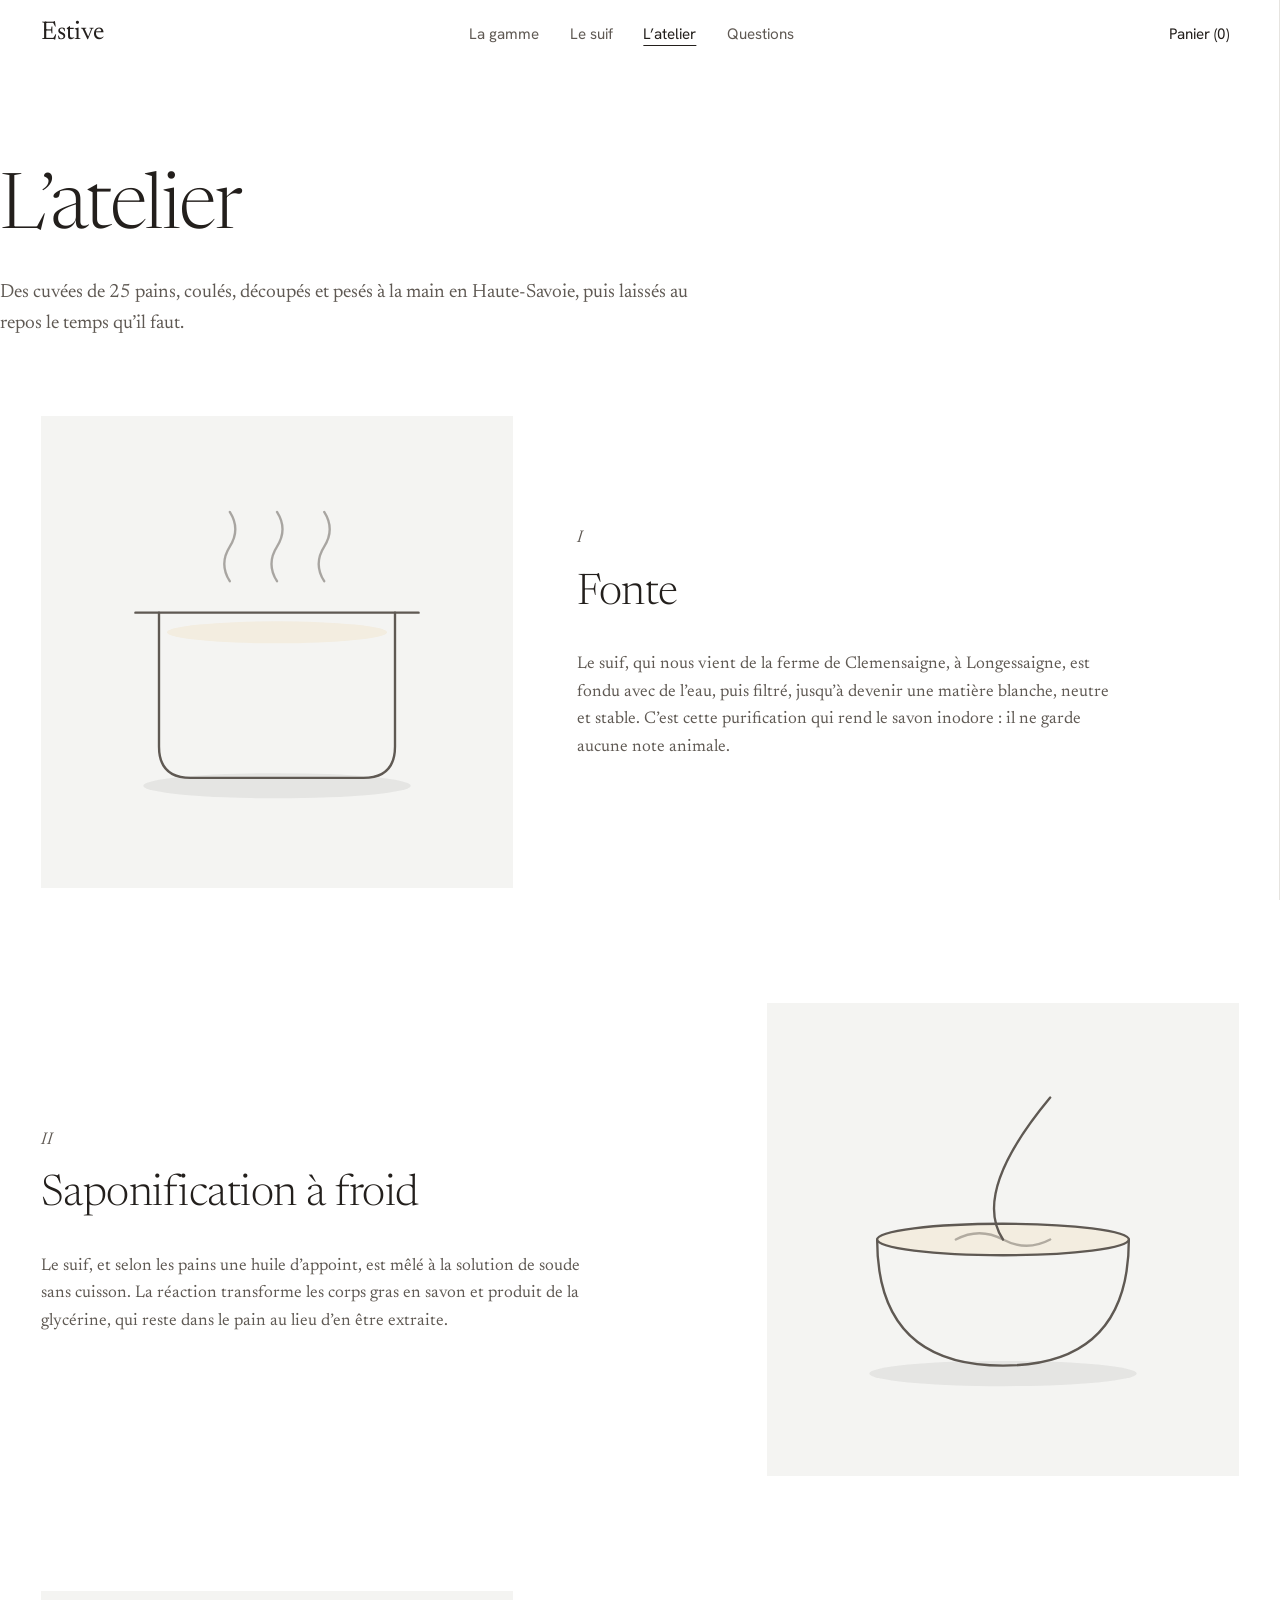
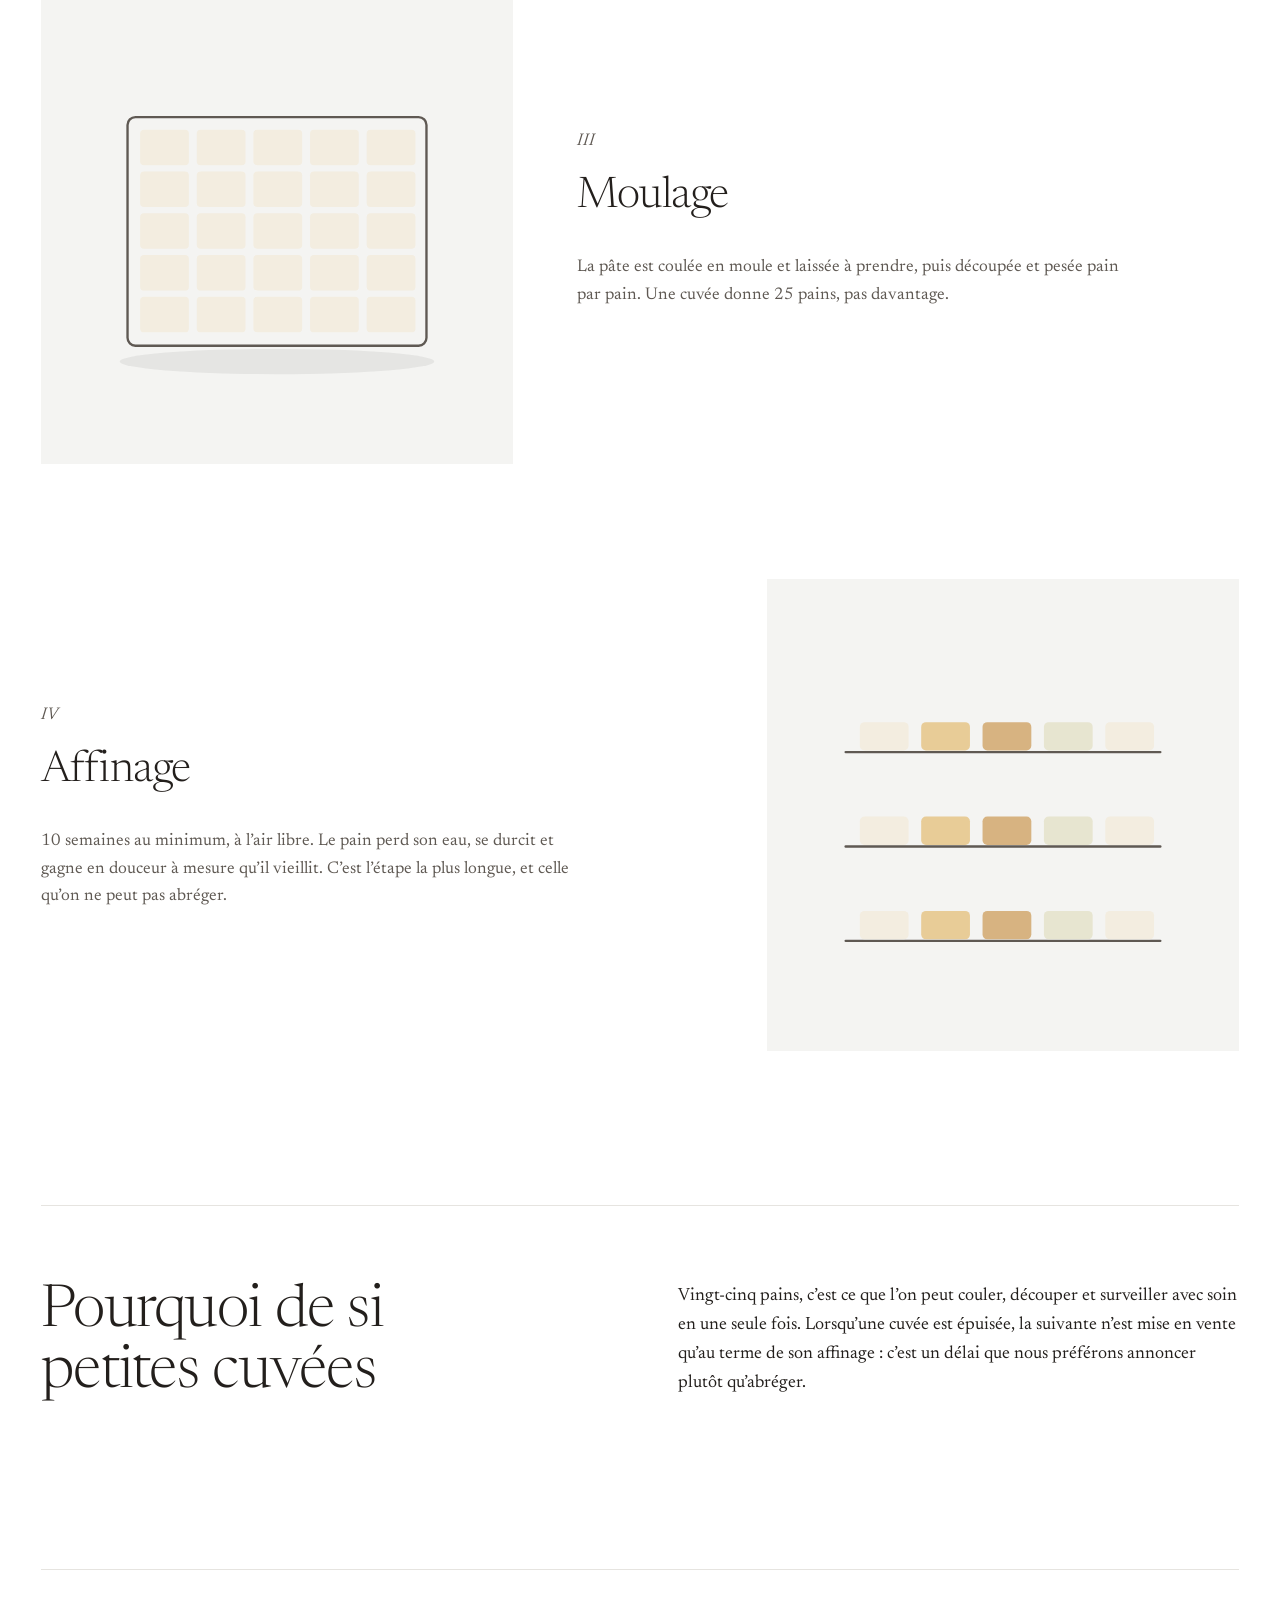
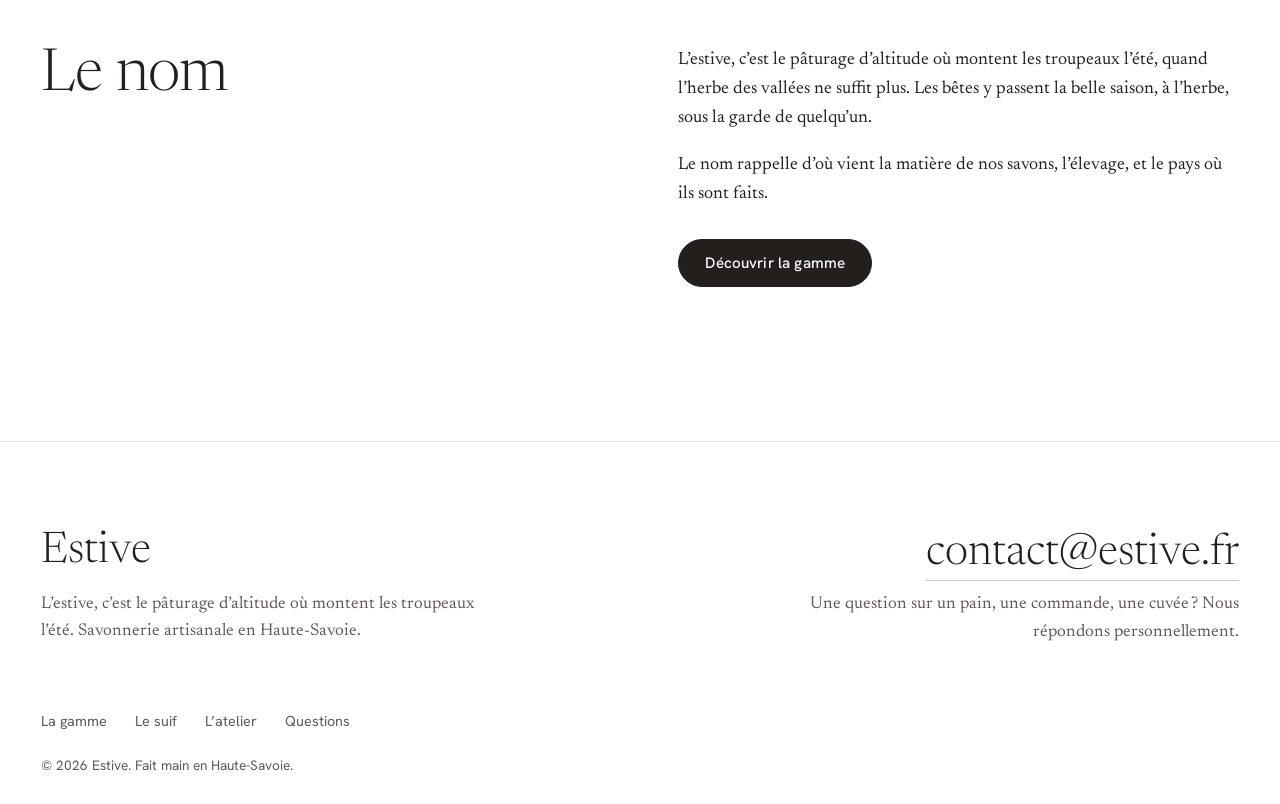
<file: atelier.html>
<!doctype html>
<html lang="fr">
<head>
<meta charset="utf-8">
<meta name="viewport" content="width=device-width, initial-scale=1">
<title>L’atelier | Estive</title>
<meta name="description" content="Fonte, saponification à froid, moulage, affinage : comment sont faits les savons Estive, par cuvées de vingt-cinq pains.">
<link rel="icon" href="assets/img/favicon.svg" type="image/svg+xml">
<link rel="preconnect" href="https://fonts.googleapis.com">
<link rel="preconnect" href="https://fonts.gstatic.com" crossorigin>
<link rel="stylesheet" href="https://fonts.googleapis.com/css2?family=Newsreader:ital,opsz,wght@0,6..72,300;0,6..72,400;0,6..72,500;1,6..72,300;1,6..72,400&family=Hanken+Grotesk:wght@400;500&display=swap">
<link rel="stylesheet" href="assets/css/style.css">
</head>
<body data-page="atelier">
<!-- produits.js : les données ; site.js : en-tête, pied de page et affichage des savons -->
<script src="assets/js/produits.js"></script>
<script src="assets/js/site.js"></script>

<main id="contenu">

  <header class="wrap page-tete">
    <h1>L’atelier</h1>
    <p class="lead">Des cuvées de <span data-valeur="tailleCuvee">25</span> pains, coulés, découpés et pesés à la main en Haute-Savoie, puis laissés au repos le temps qu’il faut.</p>
  </header>

  <section class="wrap" aria-label="Les étapes de fabrication">
    <ol class="etapes-atelier">
      <li class="atelier-etape">
        <figure class="media"><img src="assets/img/atelier/1-fonte.svg" alt="Le suif fond dans une marmite" width="600" height="600"></figure>
        <div>
          <p class="num">I</p>
          <h2>Fonte</h2>
          <p>Le suif, qui nous vient de <span data-valeur="provenanceSuif">la ferme de Clemensaigne, à Longessaigne</span>, est fondu avec de l’eau, puis filtré, jusqu’à devenir une matière blanche, neutre et stable. C’est cette purification qui rend le savon inodore&nbsp;: il ne garde aucune note animale.</p>
        </div>
      </li>
      <li class="atelier-etape">
        <figure class="media"><img src="assets/img/atelier/2-saponification.svg" alt="La pâte de savon est mélangée" width="600" height="600"></figure>
        <div>
          <p class="num">II</p>
          <h2>Saponification à froid</h2>
          <p>Le suif, et selon les pains une huile d’appoint, est mêlé à la solution de soude sans cuisson. La réaction transforme les corps gras en savon et produit de la glycérine, qui reste dans le pain au lieu d’en être extraite.</p>
        </div>
      </li>
      <li class="atelier-etape">
        <figure class="media"><img src="assets/img/atelier/3-moulage.svg" alt="Vingt-cinq pains découpés dans leur moule" width="600" height="600"></figure>
        <div>
          <p class="num">III</p>
          <h2>Moulage</h2>
          <p>La pâte est coulée en moule et laissée à prendre, puis découpée et pesée pain par pain. Une cuvée donne <span data-valeur="tailleCuvee">25</span> pains, pas davantage.</p>
        </div>
      </li>
      <li class="atelier-etape">
        <figure class="media"><img src="assets/img/atelier/4-affinage.svg" alt="Les pains sèchent sur des étagères" width="600" height="600"></figure>
        <div>
          <p class="num">IV</p>
          <h2>Affinage</h2>
          <p><span data-valeur="semainesAffinage">10</span> semaines au minimum, à l’air libre. Le pain perd son eau, se durcit et gagne en douceur à mesure qu’il vieillit. C’est l’étape la plus longue, et celle qu’on ne peut pas abréger.</p>
        </div>
      </li>
    </ol>
  </section>

  <section class="section" aria-labelledby="titre-cuvees">
    <div class="wrap deux-col bloc-filet">
      <h2 class="titre" id="titre-cuvees">Pourquoi de si petites cuvées</h2>
      <div class="prose">
        <p>Vingt-cinq pains, c’est ce que l’on peut couler, découper et surveiller avec soin en une seule fois. Lorsqu’une cuvée est épuisée, la suivante n’est mise en vente qu’au terme de son affinage&nbsp;: c’est un délai que nous préférons annoncer plutôt qu’abréger.</p>
      </div>
    </div>
  </section>

  <section class="section" aria-labelledby="titre-nom">
    <div class="wrap deux-col bloc-filet">
      <h2 class="titre" id="titre-nom">Le nom</h2>
      <div class="prose">
        <p>L’estive, c’est le pâturage d’altitude où montent les troupeaux l’été, quand l’herbe des vallées ne suffit plus. Les bêtes y passent la belle saison, à l’herbe, sous la garde de quelqu’un.</p>
        <p>Le nom rappelle d’où vient la matière de nos savons, l’élevage, et le pays où ils sont faits.</p>
        <a class="btn btn-espace" href="gamme.html">Découvrir la gamme</a>
      </div>
    </div>
  </section>

</main>

<script src="assets/js/panier.js"></script>
</body>
</html>
</file>
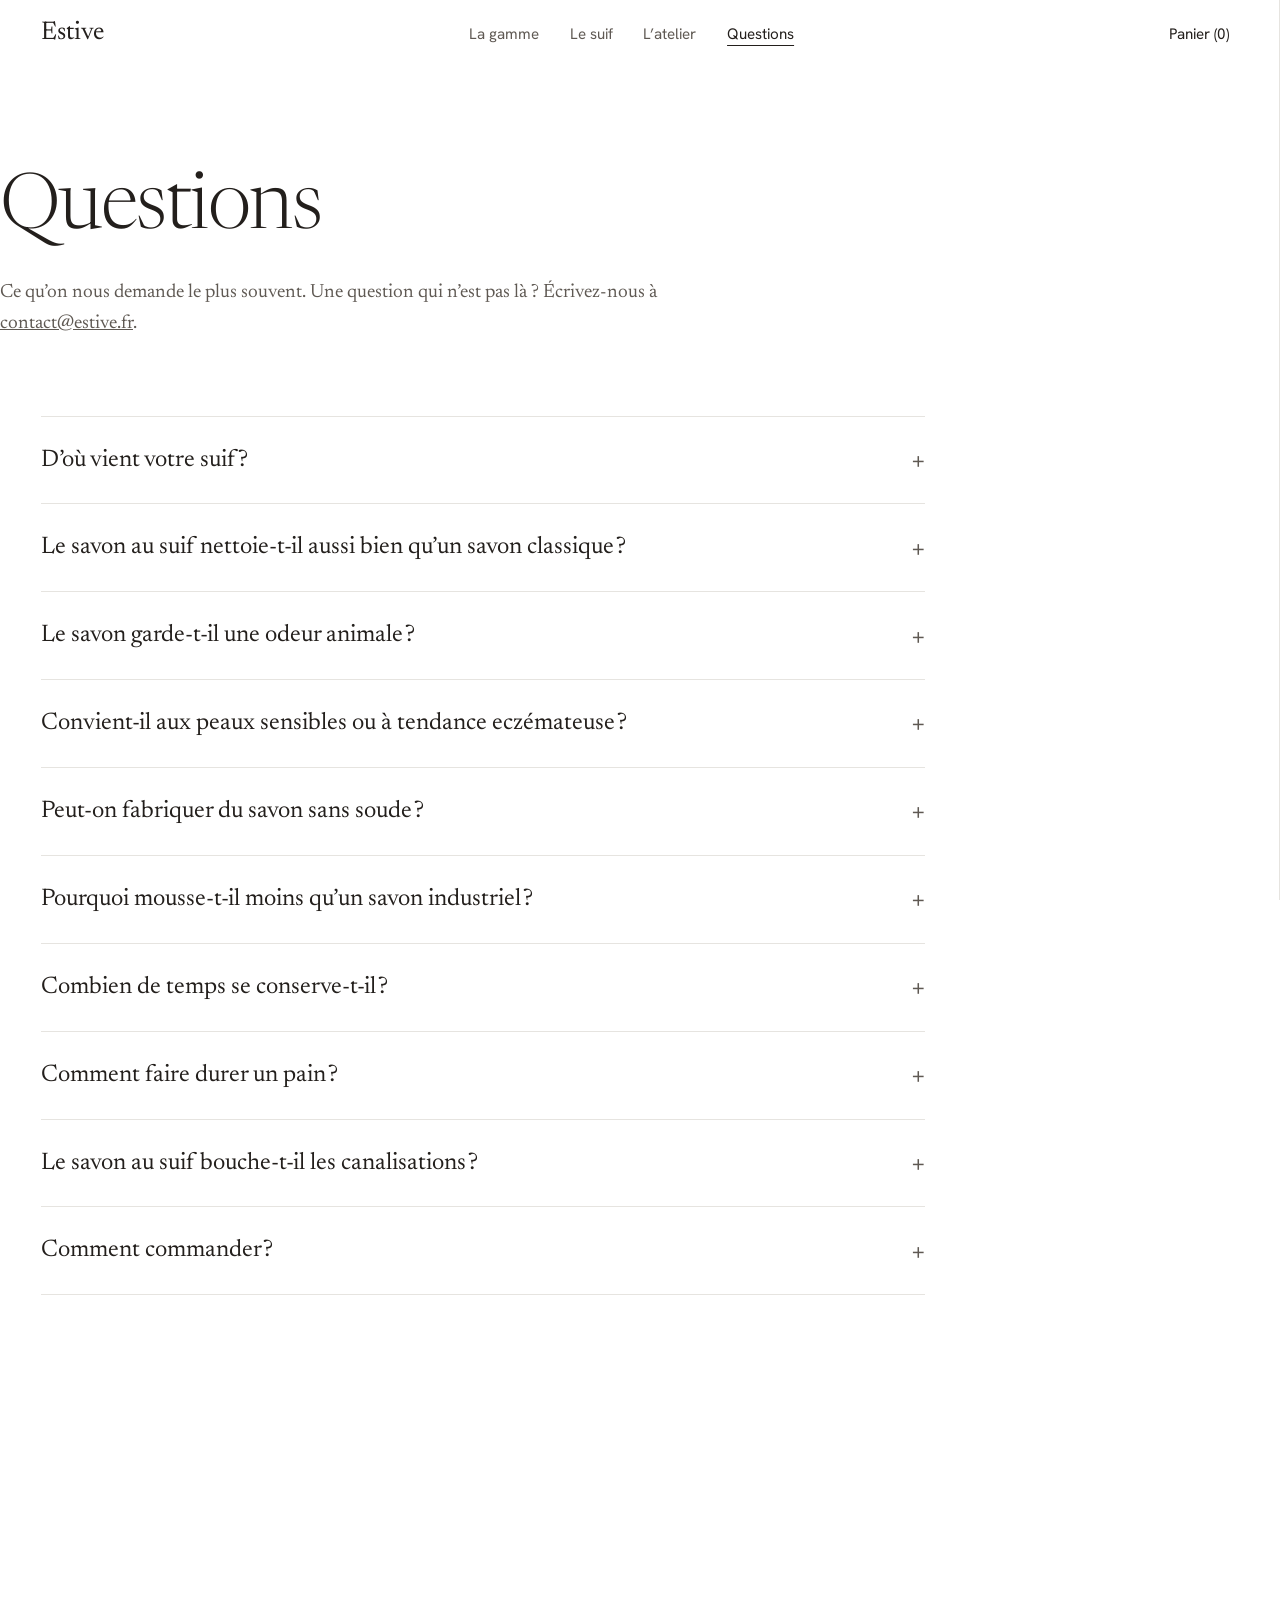
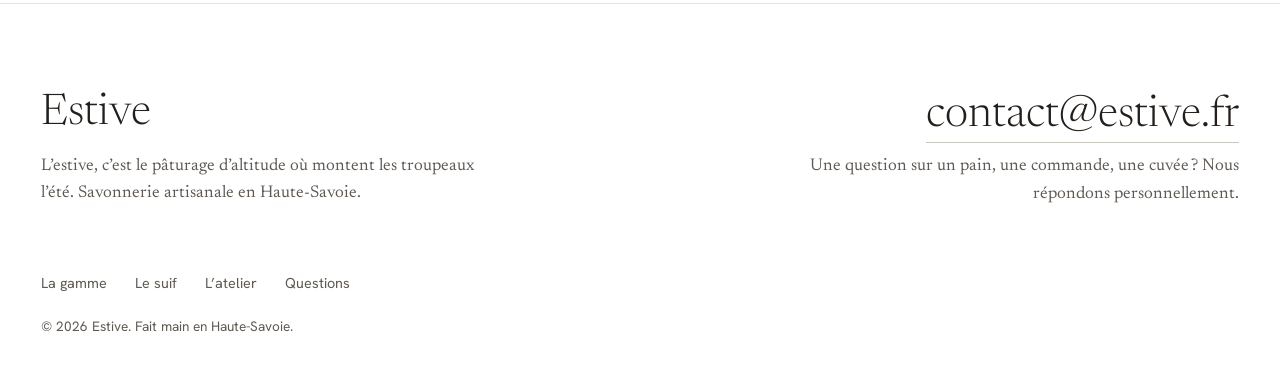
<file: faq.html>
<!doctype html>
<html lang="fr">
<head>
<meta charset="utf-8">
<meta name="viewport" content="width=device-width, initial-scale=1">
<title>Questions | Estive</title>
<meta name="description" content="Odeur, mousse, peaux sensibles, conservation, commande : les réponses aux questions les plus fréquentes sur nos savons au suif.">
<link rel="icon" href="assets/img/favicon.svg" type="image/svg+xml">
<link rel="preconnect" href="https://fonts.googleapis.com">
<link rel="preconnect" href="https://fonts.gstatic.com" crossorigin>
<link rel="stylesheet" href="https://fonts.googleapis.com/css2?family=Newsreader:ital,opsz,wght@0,6..72,300;0,6..72,400;0,6..72,500;1,6..72,300;1,6..72,400&family=Hanken+Grotesk:wght@400;500&display=swap">
<link rel="stylesheet" href="assets/css/style.css">
</head>
<body data-page="faq">
<!-- produits.js : les données ; site.js : en-tête, pied de page et affichage des savons -->
<script src="assets/js/produits.js"></script>
<script src="assets/js/site.js"></script>

<main id="contenu">

  <header class="wrap page-tete">
    <h1>Questions</h1>
    <p class="lead">Ce qu’on nous demande le plus souvent. Une question qui n’est pas là&nbsp;? Écrivez-nous à <a data-email></a>.</p>
  </header>

  <section class="wrap" aria-label="Questions fréquentes">
    <div class="faq">

      <details>
        <summary>D’où vient votre suif&#8239;?</summary>
        <div class="reponse"><p>De <span data-valeur="provenanceSuif">la ferme de Clemensaigne, à Longessaigne</span>. Nous le fondons et le purifions nous-mêmes à l’atelier avant de le saponifier.</p></div>
      </details>

      <details>
        <summary>Le savon au suif nettoie-t-il aussi bien qu’un savon classique&#8239;?</summary>
        <div class="reponse"><p>Oui, mais autrement. Sa mousse est dense et onctueuse plutôt qu’abondante, parce qu’il ne contient aucun agent moussant ajouté. Il élimine la saleté et l’excès de sébum par une véritable saponification, sans priver la peau de son film protecteur comme le font les nettoyants «&nbsp;effet propre&nbsp;». En eau très calcaire, le rinçage demande quelques secondes de plus.</p></div>
      </details>

      <details>
        <summary>Le savon garde-t-il une odeur animale&#8239;?</summary>
        <div class="reponse"><p>Non. Le suif est fondu avec de l’eau puis filtré jusqu’à devenir une matière blanche et neutre&nbsp;; l’odeur disparaît à cette étape, et la saponification transforme entièrement le corps gras. Le pain Nature n’a qu’une odeur de savon très discrète. Les autres sentent le miel, la résine ou le thym, rien d’autre.</p></div>
      </details>

      <details>
        <summary>Convient-il aux peaux sensibles ou à tendance eczémateuse&#8239;?</summary>
        <div class="reponse"><p>Potentiellement, avec prudence. L’absence de parfum de synthèse et de conservateur retire des déclencheurs fréquents, et certains composés du suif sont étudiés pour leurs propriétés apaisantes. Mais les données cliniques restent limitées et chaque peau réagit différemment&nbsp;: faites un essai sur une petite zone, et demandez l’avis de votre dermatologue avant de modifier une routine en cours de traitement.</p></div>
      </details>

      <details>
        <summary>Peut-on fabriquer du savon sans soude&#8239;?</summary>
        <div class="reponse"><p>Non, c’est une question de chimie et non de méthode. Tout savon naît de la réaction entre un corps gras et une solution alcaline, qui produit du savon et de la glycérine. Les produits présentés comme «&nbsp;sans soude&nbsp;» sont soit des bases préparées à la soude en amont, soit des pains synthétiques qui ne sont pas des savons. La soude est entièrement consommée par la réaction&nbsp;: un pain correctement fabriqué et affiné n’en contient plus.</p></div>
      </details>

      <details>
        <summary>Pourquoi mousse-t-il moins qu’un savon industriel&#8239;?</summary>
        <div class="reponse"><p>Parce que la mousse abondante vient d’agents moussants que nous n’ajoutons pas. Elle n’a rien à voir avec l’efficacité du lavage. La mousse du suif est plus fine et plus crémeuse&nbsp;; faites-la monter entre les mains ou sur un gant plutôt que directement sur la peau.</p></div>
      </details>

      <details>
        <summary>Combien de temps se conserve-t-il&#8239;?</summary>
        <div class="reponse"><p>De douze à vingt-quatre mois, au sec et à l’abri de la lumière directe. Sa richesse en graisses saturées le rend plus stable que la plupart des savons entièrement végétaux. L’apparition de taches orangées ou d’une odeur rance signale qu’il a vieilli. Gardez-le dans son papier plutôt que dans un plastique fermé&nbsp;: il a besoin de respirer.</p></div>
      </details>

      <details>
        <summary>Comment faire durer un pain&#8239;?</summary>
        <div class="reponse"><p>Posez-le sur un porte-savon qui l’égoutte et laissez-le sécher entre deux usages. Un pain qui reste dans l’eau fond bien plus vite. Le suif donne des pains denses, qui durent naturellement plus longtemps que la plupart des savons végétaux.</p></div>
      </details>

      <details>
        <summary>Le savon au suif bouche-t-il les canalisations&#8239;?</summary>
        <div class="reponse"><p>Pas plus qu’un autre vrai savon. Il est biodégradable et ne contient ni épaississant ni microbille de plastique. En eau dure, tout savon laisse un léger dépôt calcaire&nbsp;; c’est le calcaire qui en est la cause, pas le suif.</p></div>
      </details>

      <details>
        <summary>Comment commander&#8239;?</summary>
        <div class="reponse"><p>Ajoutez vos pains au panier, puis choisissez «&nbsp;Commander par e-mail&nbsp;»&nbsp;: votre messagerie s’ouvre avec le récapitulatif déjà rédigé. Nous vous répondons sous vingt-quatre heures ouvrées pour confirmer la disponibilité, les frais de port et le règlement. Vous pouvez aussi écrire directement à <a data-email></a>.</p></div>
      </details>

    </div>
  </section>

  <div class="section"></div>
</main>

<script src="assets/js/panier.js"></script>
</body>
</html>
</file>
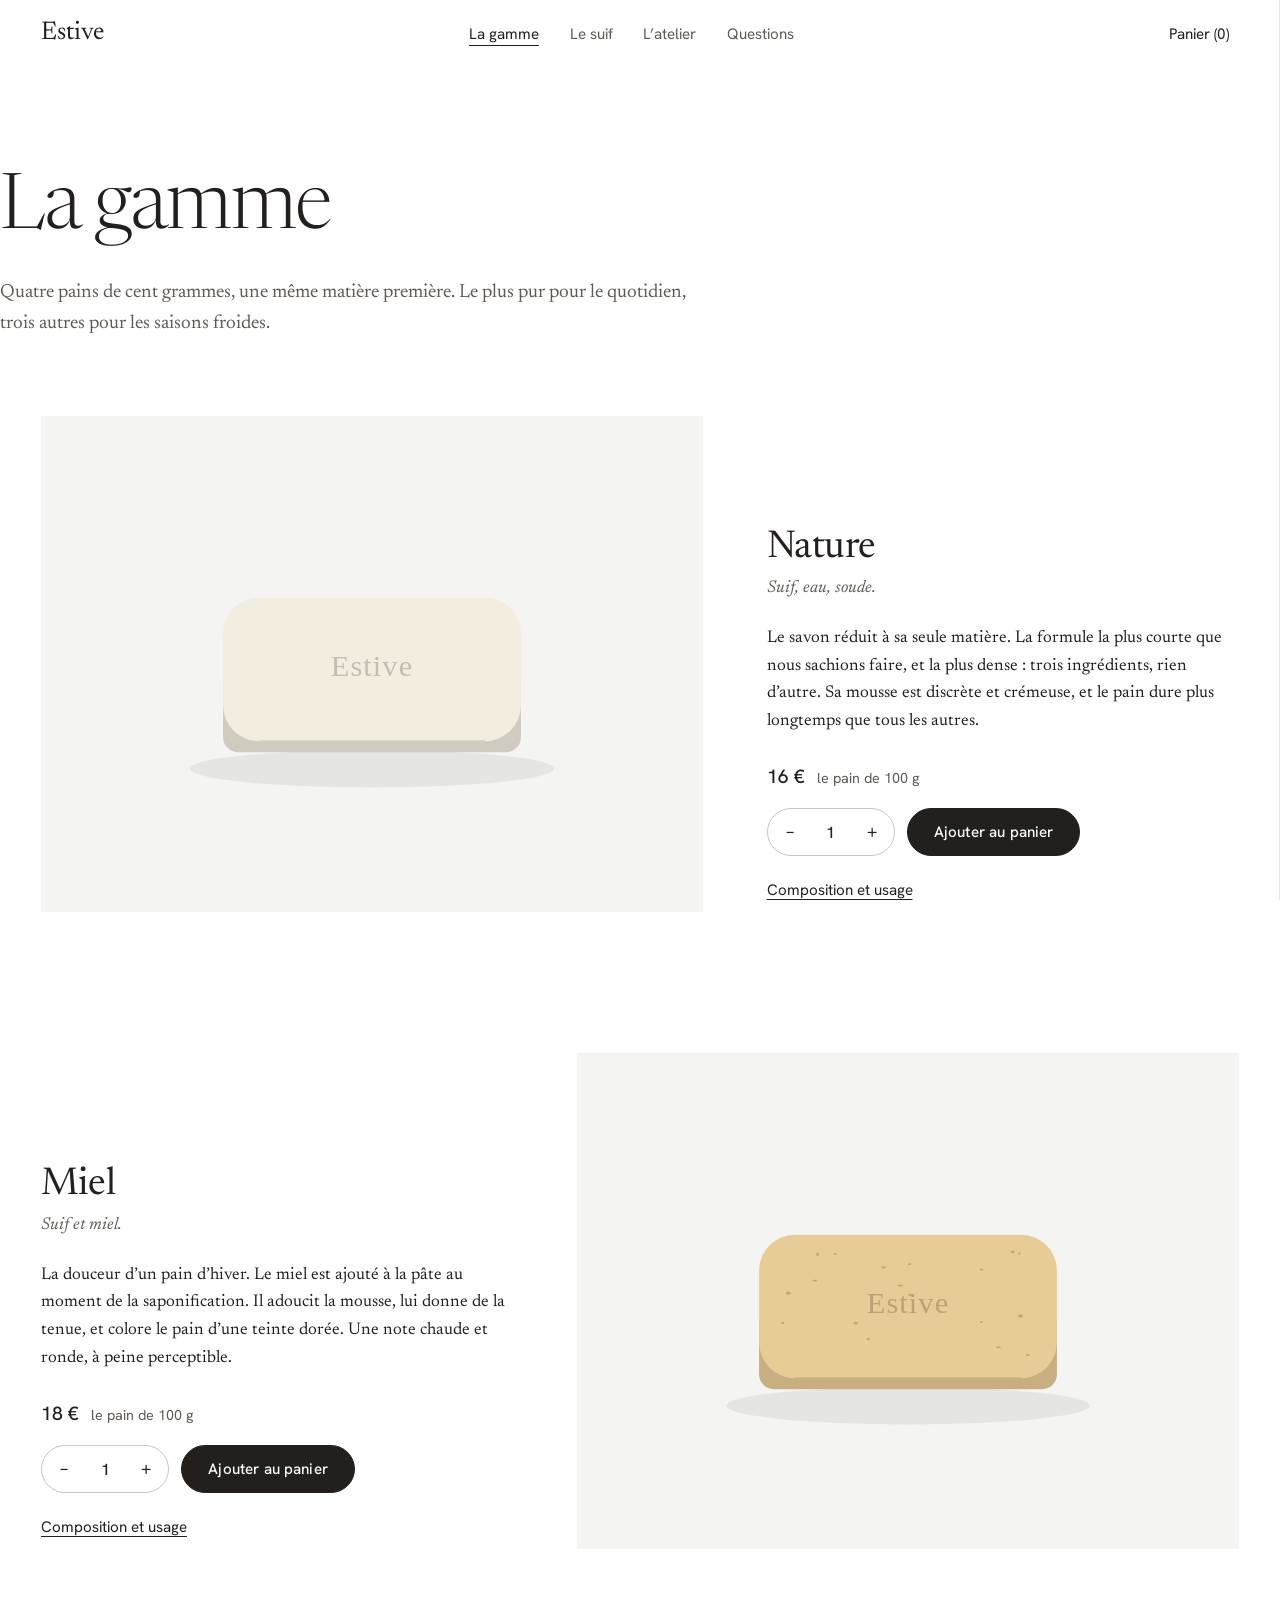
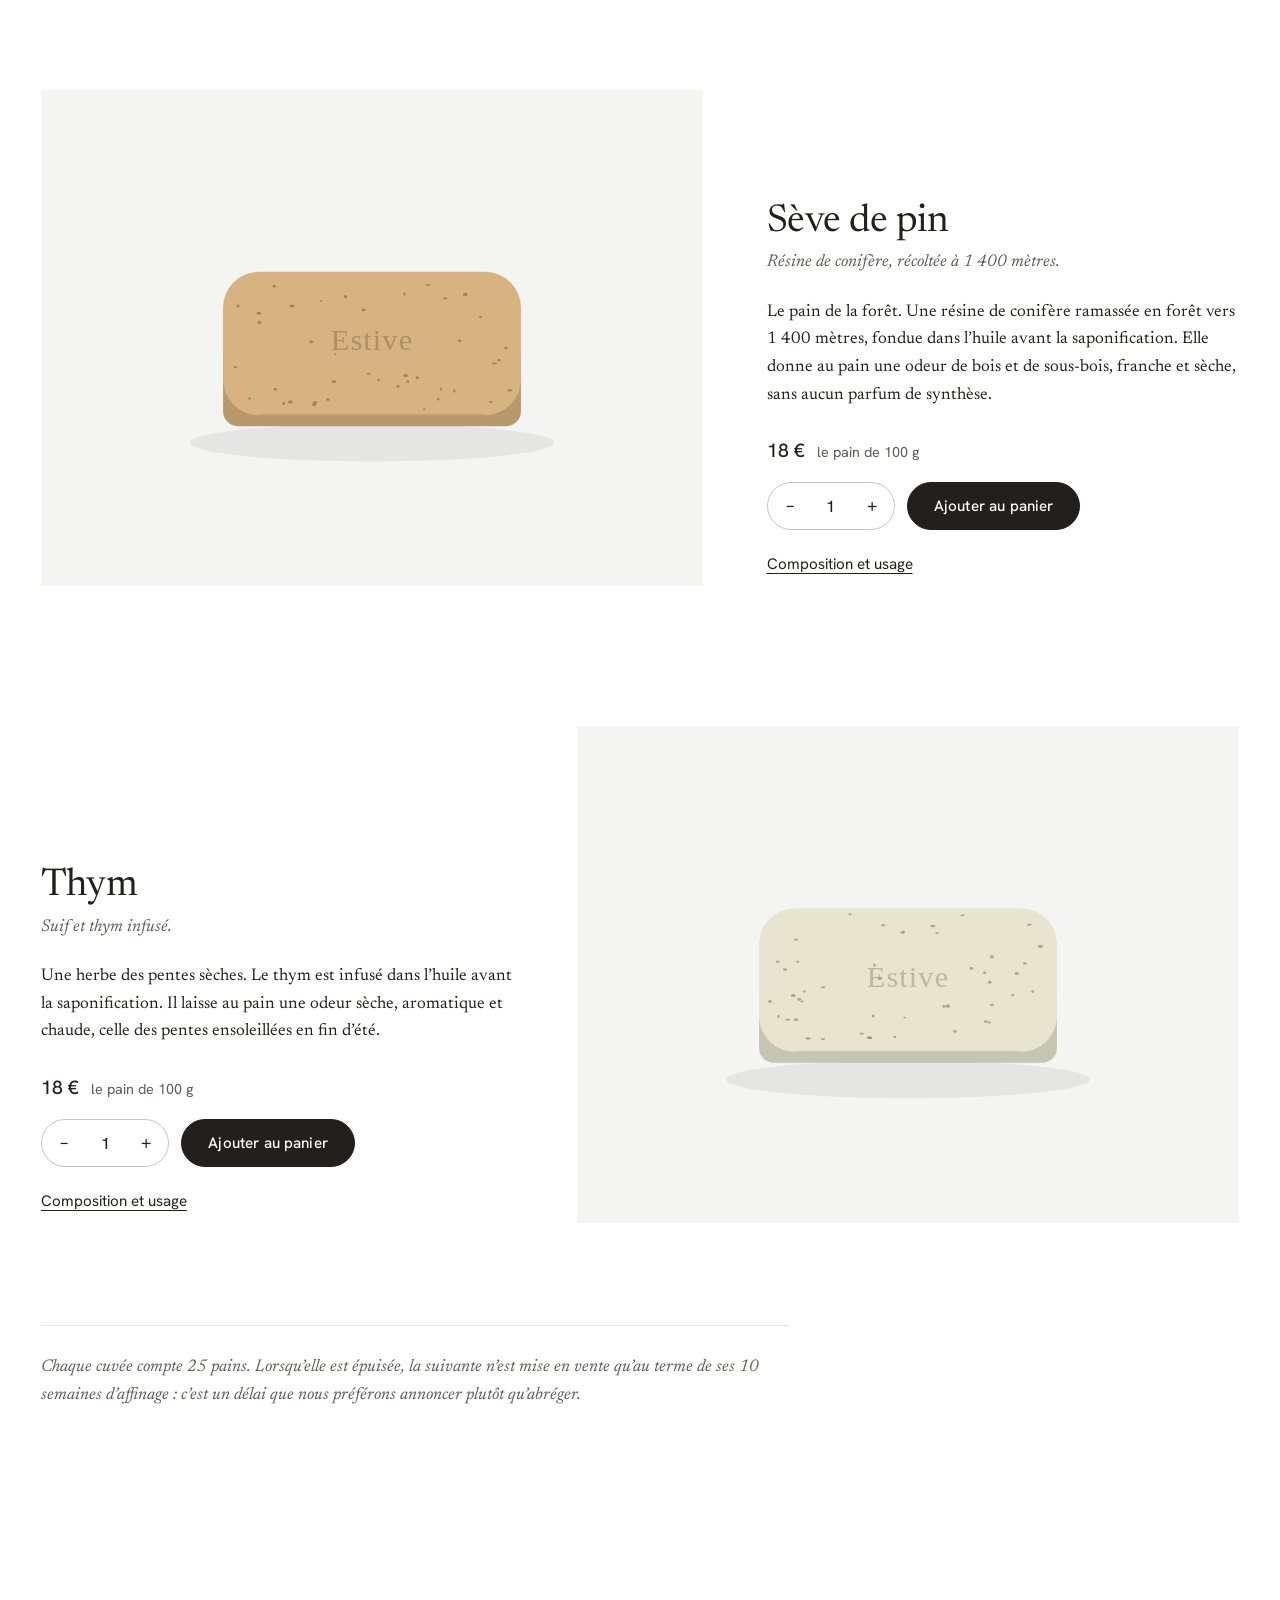
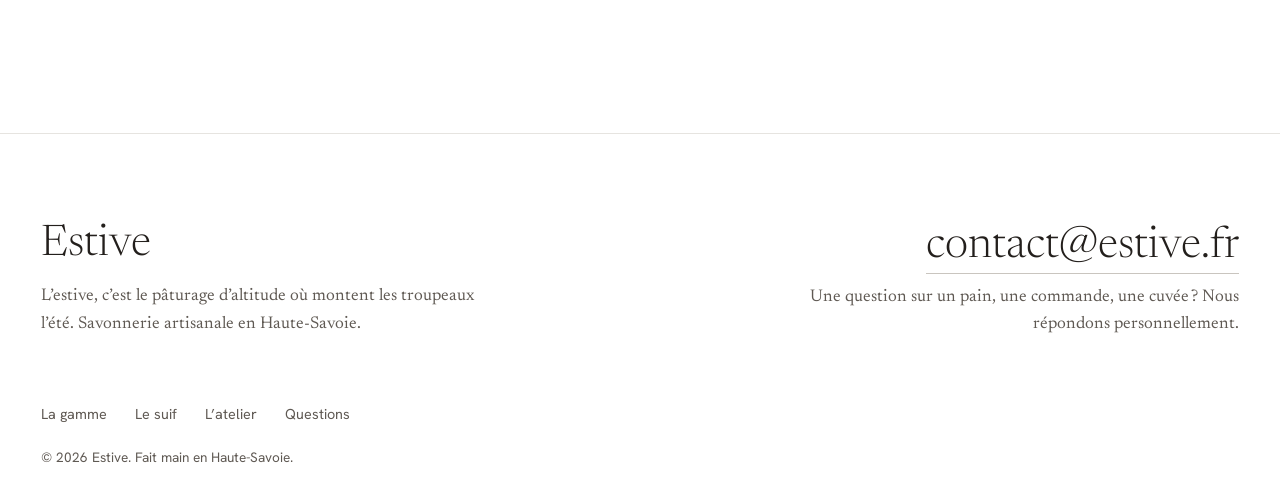
<file: gamme.html>
<!doctype html>
<html lang="fr">
<head>
<meta charset="utf-8">
<meta name="viewport" content="width=device-width, initial-scale=1">
<title>La gamme | Estive</title>
<meta name="description" content="Nature, Miel, Sève de pin, Thym : quatre savons au suif de bœuf de cent grammes, saponifiés à froid et affinés dix semaines.">
<link rel="icon" href="assets/img/favicon.svg" type="image/svg+xml">
<link rel="preconnect" href="https://fonts.googleapis.com">
<link rel="preconnect" href="https://fonts.gstatic.com" crossorigin>
<link rel="stylesheet" href="https://fonts.googleapis.com/css2?family=Newsreader:ital,opsz,wght@0,6..72,300;0,6..72,400;0,6..72,500;1,6..72,300;1,6..72,400&family=Hanken+Grotesk:wght@400;500&display=swap">
<link rel="stylesheet" href="assets/css/style.css">
</head>
<body data-page="gamme">
<!-- produits.js : les données ; site.js : en-tête, pied de page et affichage des savons -->
<script src="assets/js/produits.js"></script>
<script src="assets/js/site.js"></script>

<main id="contenu">

  <header class="wrap page-tete">
    <h1>La gamme</h1>
    <p class="lead">Quatre pains de cent grammes, une même matière première. Le plus pur pour le quotidien, trois autres pour les saisons froides.</p>
  </header>

  <!-- Les savons sont générés depuis assets/js/produits.js -->
  <section class="wrap" aria-label="Les savons">
    <div data-gamme></div>
    <p class="note-cuvee">Chaque cuvée compte <span data-valeur="tailleCuvee">25</span> pains. Lorsqu’elle est épuisée, la suivante n’est mise en vente qu’au terme de ses <span data-valeur="semainesAffinage">10</span> semaines d’affinage&nbsp;: c’est un délai que nous préférons annoncer plutôt qu’abréger.</p>
  </section>

  <div class="section"></div>
</main>

<script src="assets/js/panier.js"></script>
</body>
</html>
</file>
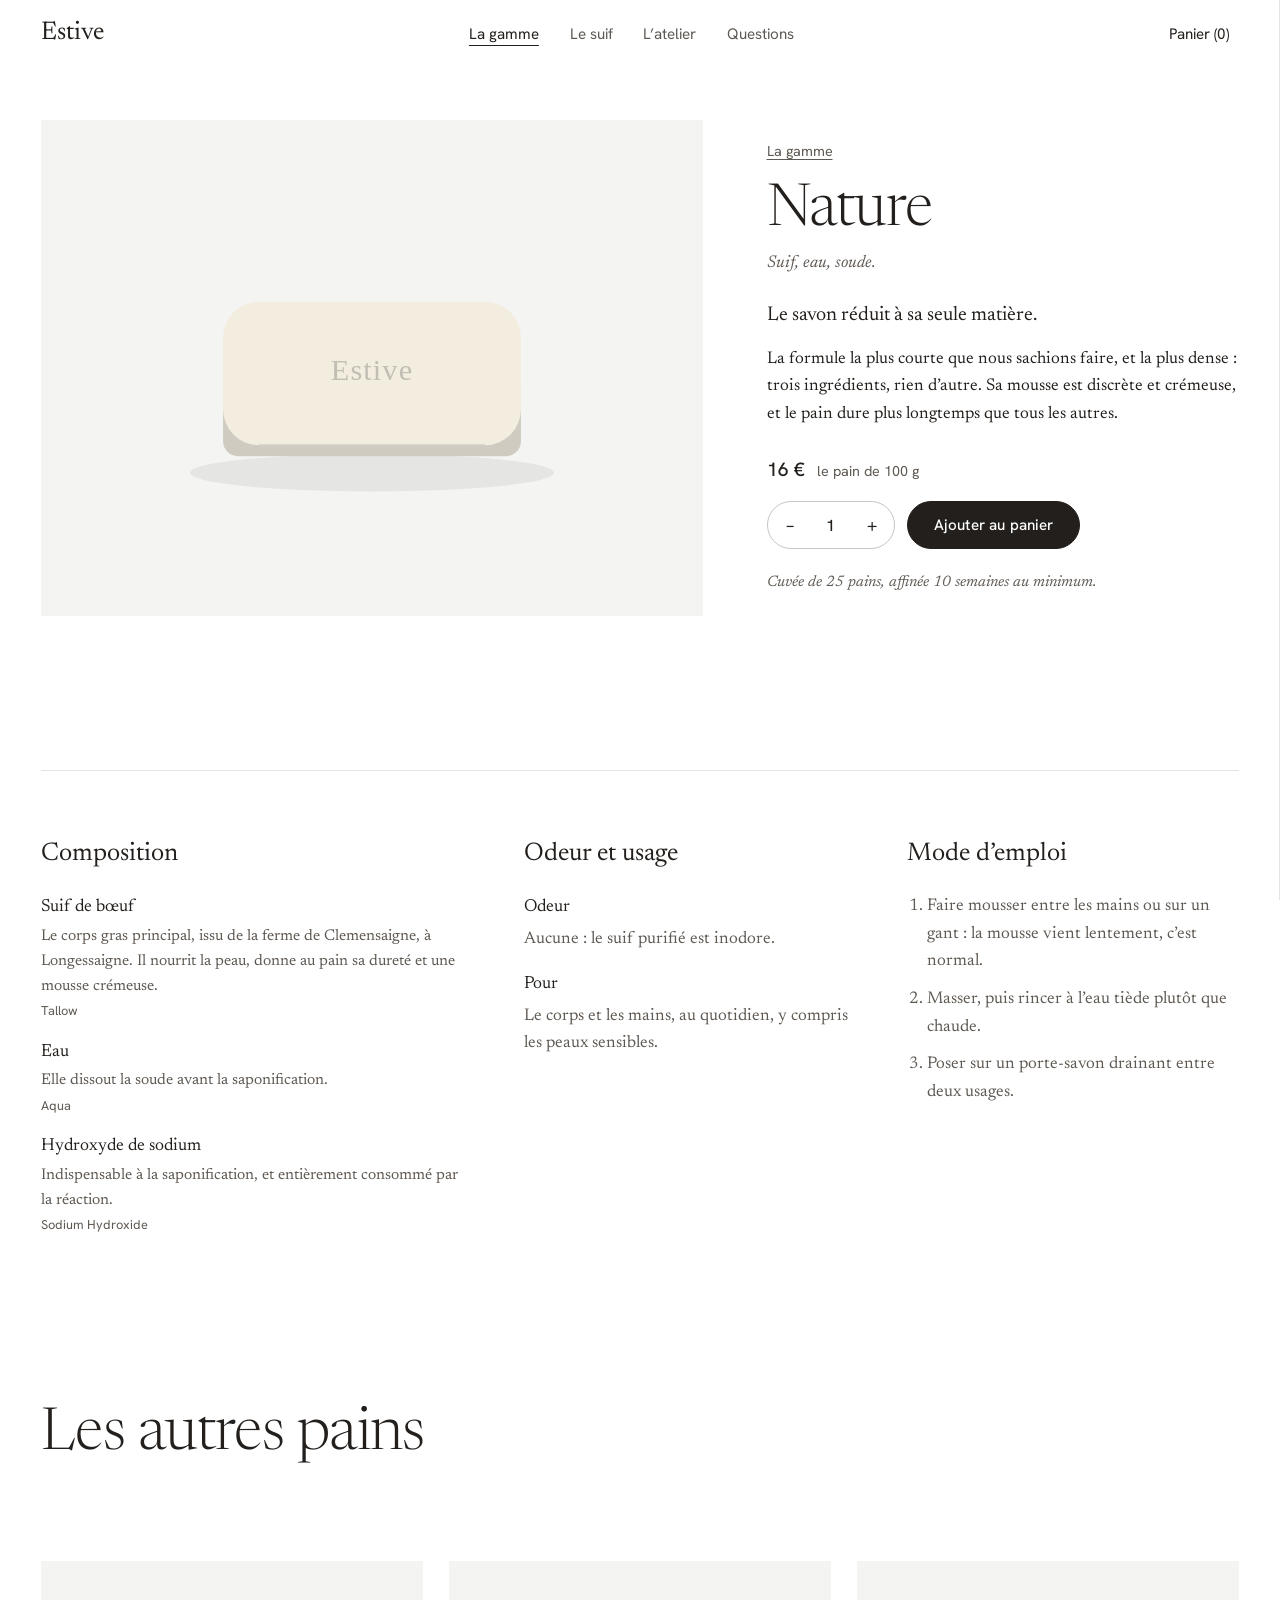
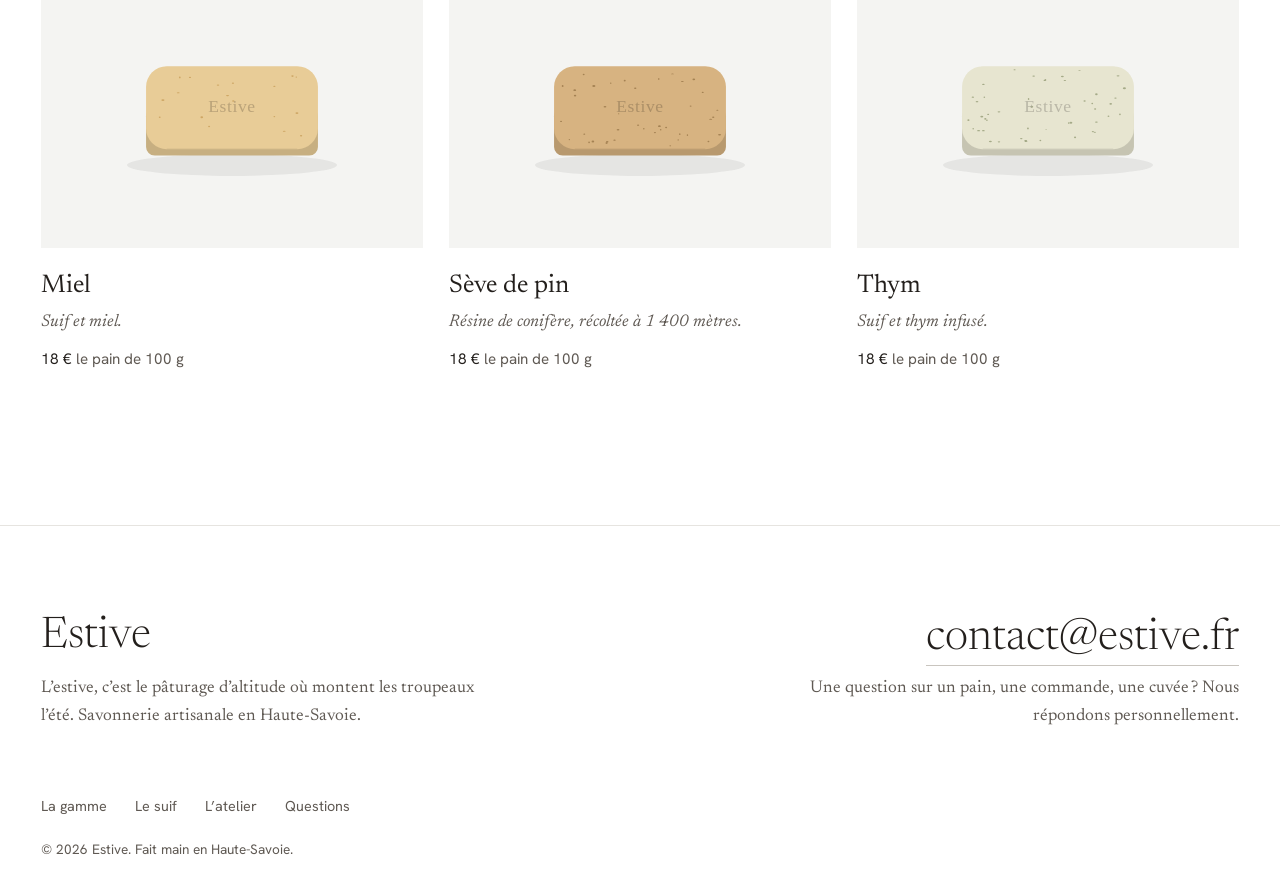
<file: savon.html>
<!doctype html>
<html lang="fr">
<head>
<meta charset="utf-8">
<meta name="viewport" content="width=device-width, initial-scale=1">
<title>Savon | Estive</title>
<meta name="description" content="Composition, odeur et mode d’emploi d’un savon Estive au suif de bœuf.">
<link rel="icon" href="assets/img/favicon.svg" type="image/svg+xml">
<link rel="preconnect" href="https://fonts.googleapis.com">
<link rel="preconnect" href="https://fonts.gstatic.com" crossorigin>
<link rel="stylesheet" href="https://fonts.googleapis.com/css2?family=Newsreader:ital,opsz,wght@0,6..72,300;0,6..72,400;0,6..72,500;1,6..72,300;1,6..72,400&family=Hanken+Grotesk:wght@400;500&display=swap">
<link rel="stylesheet" href="assets/css/style.css">
</head>
<body data-page="savon">
<!-- produits.js : les données ; site.js : en-tête, pied de page et affichage des savons -->
<script src="assets/js/produits.js"></script>
<script src="assets/js/site.js"></script>

<main id="contenu" data-fiche>
  <!-- La fiche est générée depuis assets/js/produits.js selon l'adresse : savon.html?id=miel -->
  <noscript><div class="wrap introuvable"><p>Activez JavaScript pour afficher la fiche de ce savon.</p></div></noscript>
</main>

<script src="assets/js/panier.js"></script>
</body>
</html>
</file>
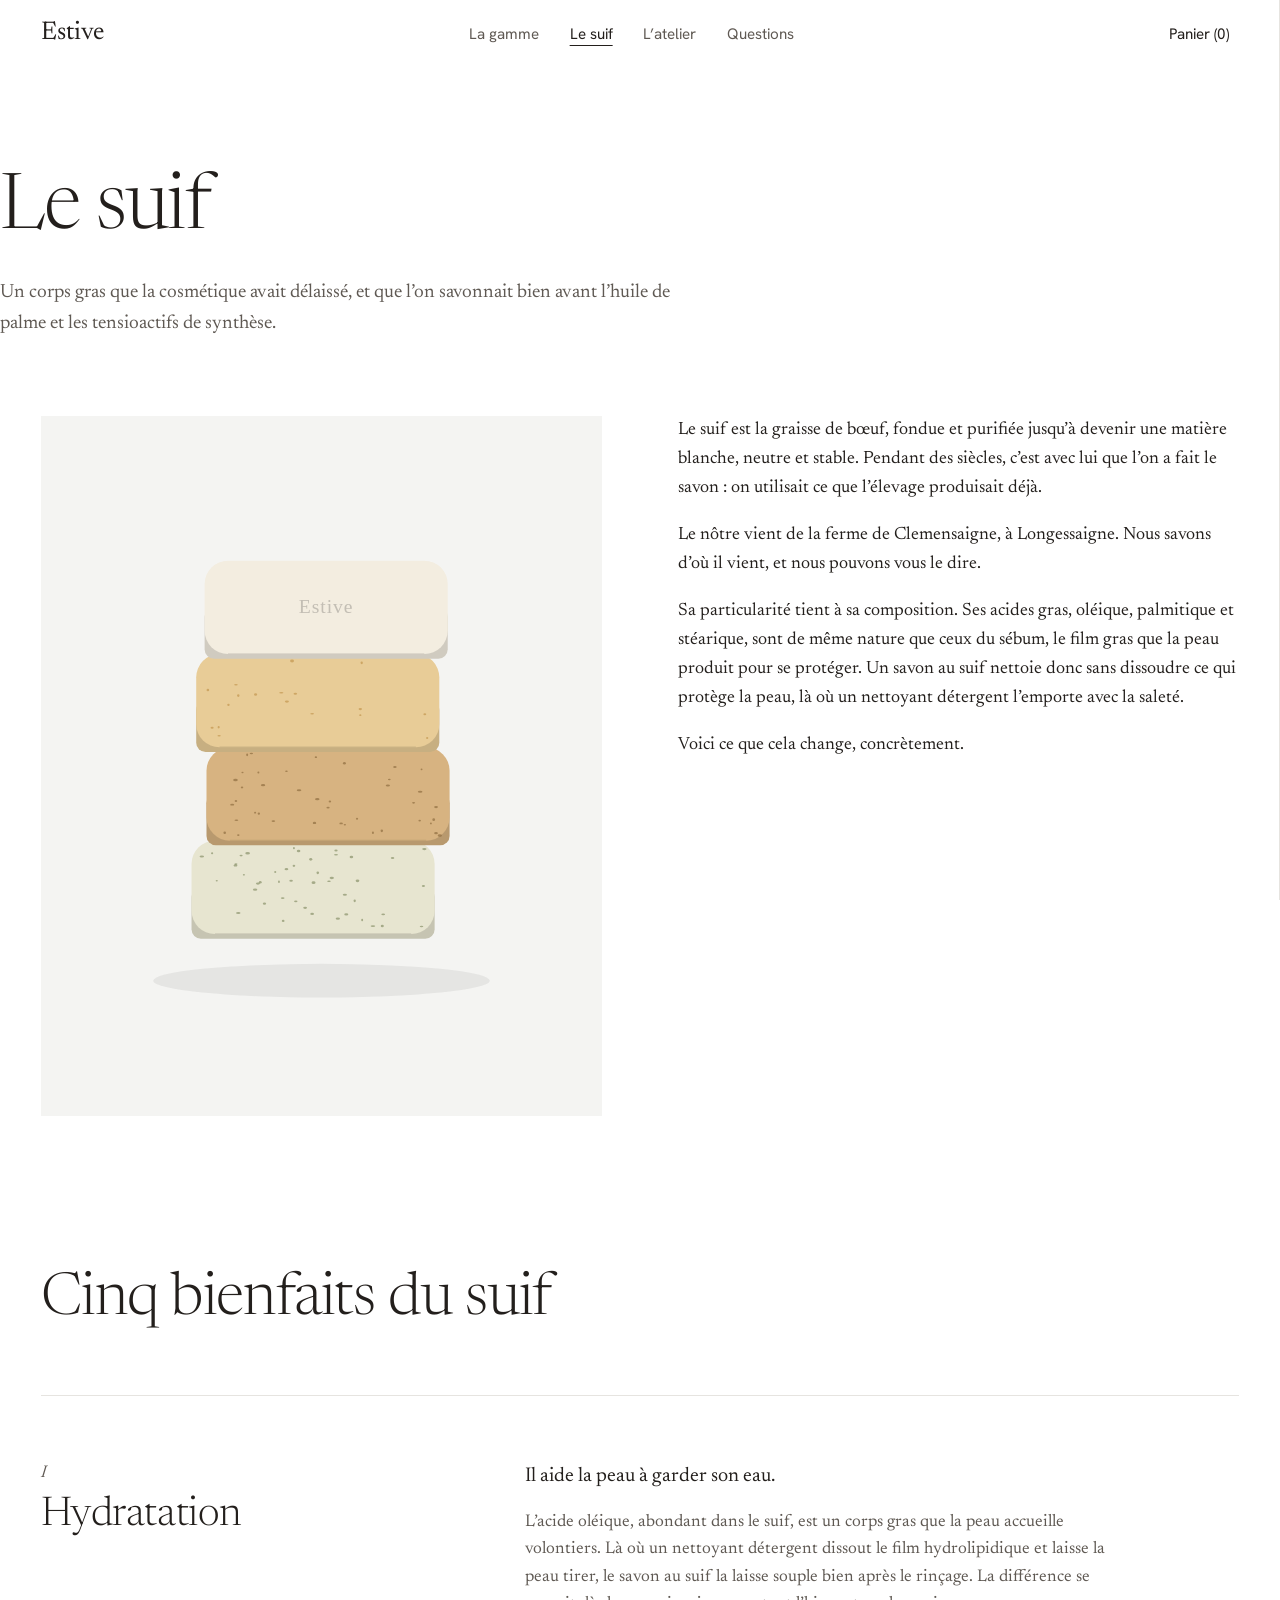
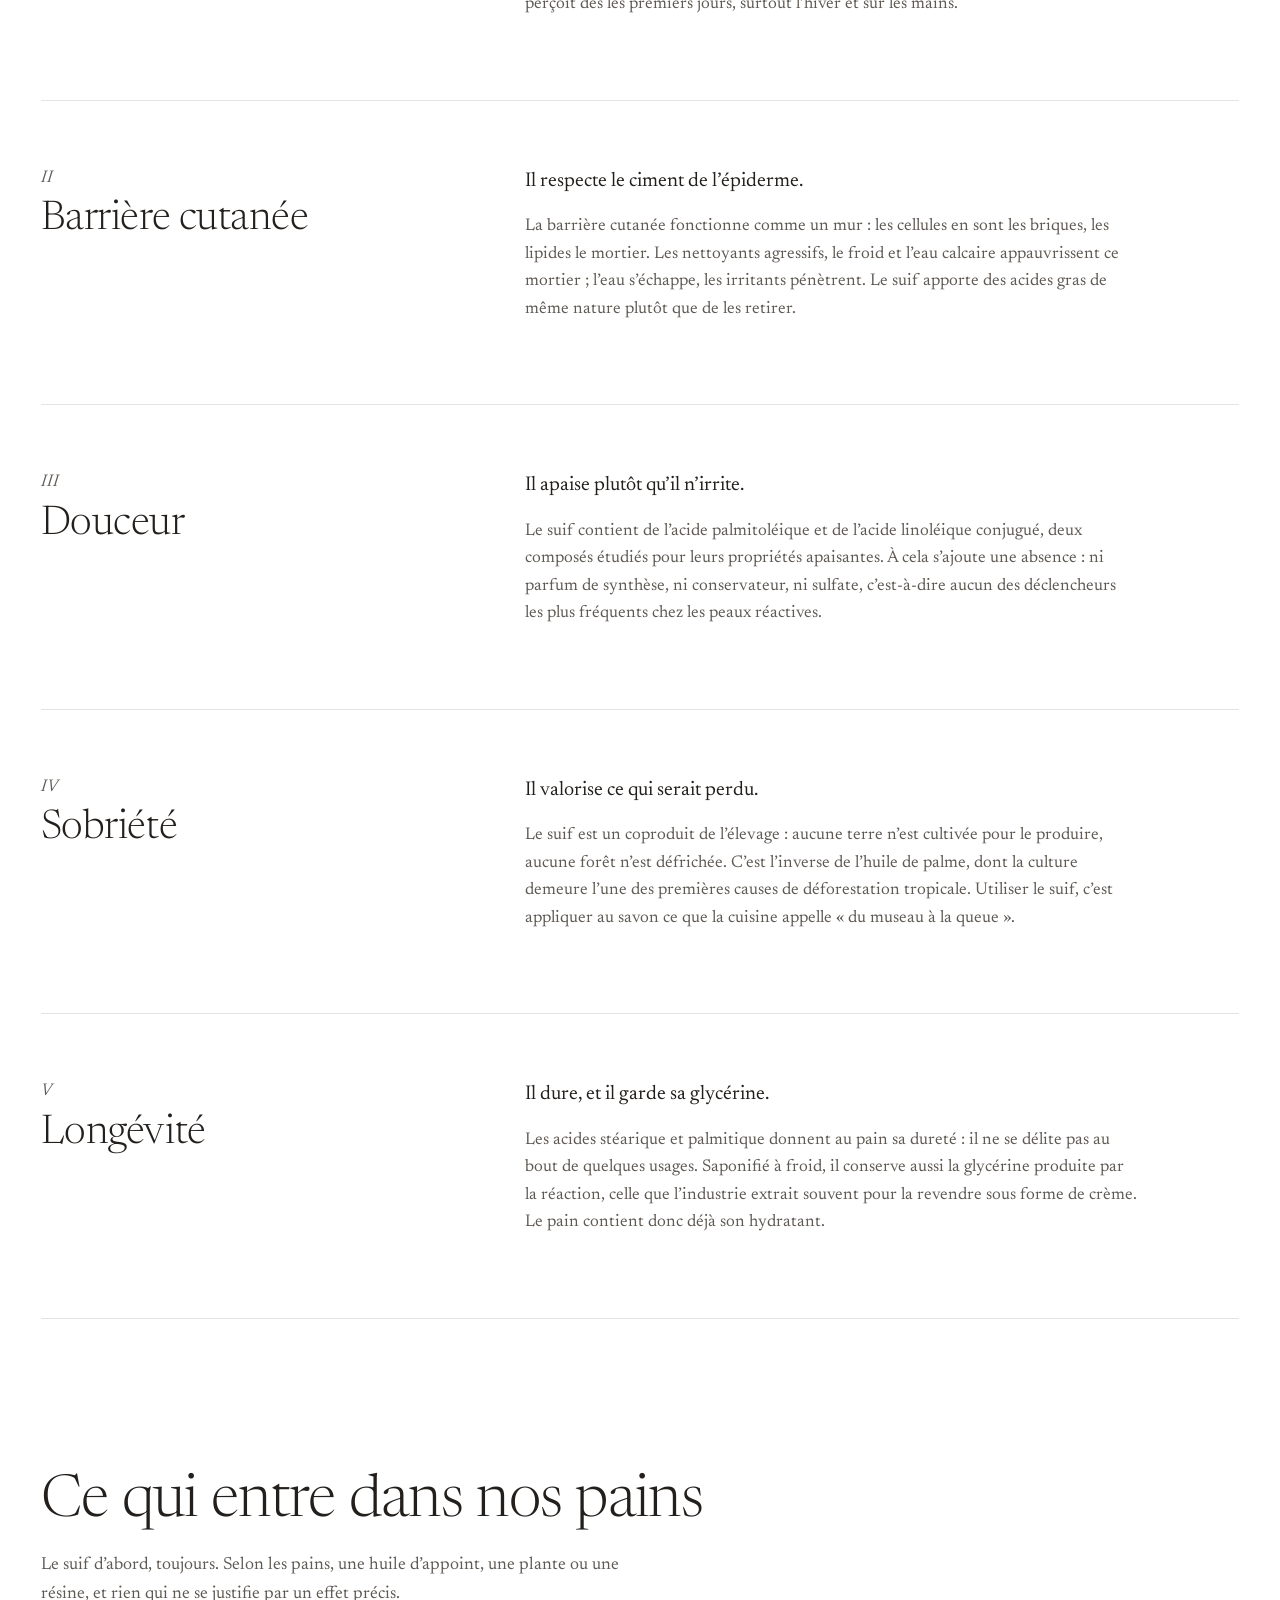
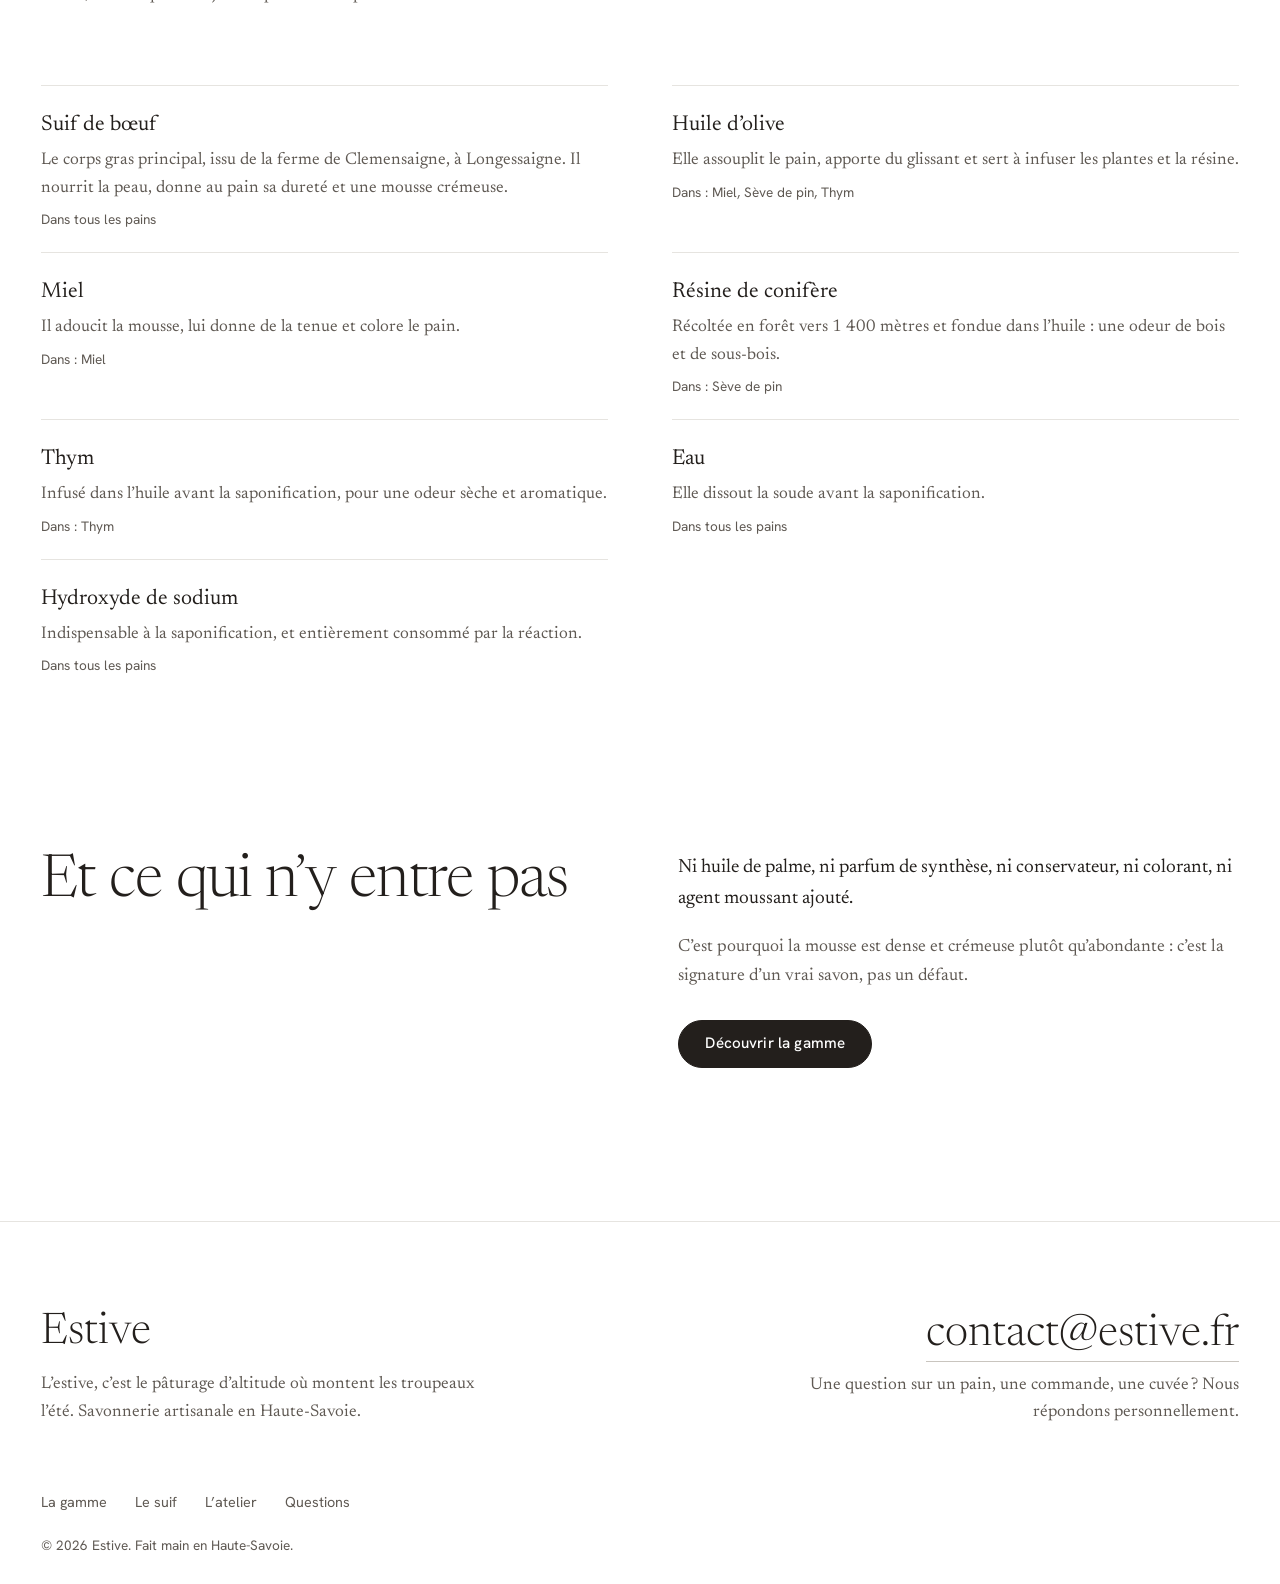
<file: suif.html>
<!doctype html>
<html lang="fr">
<head>
<meta charset="utf-8">
<meta name="viewport" content="width=device-width, initial-scale=1">
<title>Les bienfaits du suif | Estive</title>
<meta name="description" content="Hydratation, barrière cutanée, douceur, sobriété, longévité : ce que le suif de bœuf apporte à la peau, et ce qui entre dans nos pains.">
<link rel="icon" href="assets/img/favicon.svg" type="image/svg+xml">
<link rel="preconnect" href="https://fonts.googleapis.com">
<link rel="preconnect" href="https://fonts.gstatic.com" crossorigin>
<link rel="stylesheet" href="https://fonts.googleapis.com/css2?family=Newsreader:ital,opsz,wght@0,6..72,300;0,6..72,400;0,6..72,500;1,6..72,300;1,6..72,400&family=Hanken+Grotesk:wght@400;500&display=swap">
<link rel="stylesheet" href="assets/css/style.css">
</head>
<body data-page="suif">
<!-- produits.js : les données ; site.js : en-tête, pied de page et affichage des savons -->
<script src="assets/js/produits.js"></script>
<script src="assets/js/site.js"></script>

<main id="contenu">

  <header class="wrap page-tete">
    <h1>Le suif</h1>
    <p class="lead">Un corps gras que la cosmétique avait délaissé, et que l’on savonnait bien avant l’huile de palme et les tensioactifs de synthèse.</p>
  </header>

  <section class="wrap deux-col" aria-label="Introduction">
    <figure class="media media-portrait"><img src="assets/img/gamme-empilee.svg" alt="Les quatre pains de la gamme empilés" width="1200" height="1500"></figure>
    <div class="prose">
      <p>Le suif est la graisse de bœuf, fondue et purifiée jusqu’à devenir une matière blanche, neutre et stable. Pendant des siècles, c’est avec lui que l’on a fait le savon&nbsp;: on utilisait ce que l’élevage produisait déjà.</p>
      <p>Le nôtre vient de <span data-valeur="provenanceSuif">la ferme de Clemensaigne, à Longessaigne</span>. Nous savons d’où il vient, et nous pouvons vous le dire.</p>
      <p>Sa particularité tient à sa composition. Ses acides gras, oléique, palmitique et stéarique, sont de même nature que ceux du sébum, le film gras que la peau produit pour se protéger. Un savon au suif nettoie donc sans dissoudre ce qui protège la peau, là où un nettoyant détergent l’emporte avec la saleté.</p>
      <p>Voici ce que cela change, concrètement.</p>
    </div>
  </section>

  <section class="section" aria-labelledby="titre-bienfaits">
    <div class="wrap">
      <h2 class="titre titre-espace" id="titre-bienfaits">Cinq bienfaits du suif</h2>
      <ol class="avantages">
        <li class="avantage">
          <div><p class="num">I</p><h2>Hydratation</h2></div>
          <div>
            <p class="resume">Il aide la peau à garder son eau.</p>
            <p>L’acide oléique, abondant dans le suif, est un corps gras que la peau accueille volontiers. Là où un nettoyant détergent dissout le film hydrolipidique et laisse la peau tirer, le savon au suif la laisse souple bien après le rinçage. La différence se perçoit dès les premiers jours, surtout l’hiver et sur les mains.</p>
          </div>
        </li>
        <li class="avantage">
          <div><p class="num">II</p><h2>Barrière cutanée</h2></div>
          <div>
            <p class="resume">Il respecte le ciment de l’épiderme.</p>
            <p>La barrière cutanée fonctionne comme un mur&nbsp;: les cellules en sont les briques, les lipides le mortier. Les nettoyants agressifs, le froid et l’eau calcaire appauvrissent ce mortier&nbsp;; l’eau s’échappe, les irritants pénètrent. Le suif apporte des acides gras de même nature plutôt que de les retirer.</p>
          </div>
        </li>
        <li class="avantage">
          <div><p class="num">III</p><h2>Douceur</h2></div>
          <div>
            <p class="resume">Il apaise plutôt qu’il n’irrite.</p>
            <p>Le suif contient de l’acide palmitoléique et de l’acide linoléique conjugué, deux composés étudiés pour leurs propriétés apaisantes. À cela s’ajoute une absence&nbsp;: ni parfum de synthèse, ni conservateur, ni sulfate, c’est-à-dire aucun des déclencheurs les plus fréquents chez les peaux réactives.</p>
          </div>
        </li>
        <li class="avantage">
          <div><p class="num">IV</p><h2>Sobriété</h2></div>
          <div>
            <p class="resume">Il valorise ce qui serait perdu.</p>
            <p>Le suif est un coproduit de l’élevage&nbsp;: aucune terre n’est cultivée pour le produire, aucune forêt n’est défrichée. C’est l’inverse de l’huile de palme, dont la culture demeure l’une des premières causes de déforestation tropicale. Utiliser le suif, c’est appliquer au savon ce que la cuisine appelle «&nbsp;du museau à la queue&nbsp;».</p>
          </div>
        </li>
        <li class="avantage">
          <div><p class="num">V</p><h2>Longévité</h2></div>
          <div>
            <p class="resume">Il dure, et il garde sa glycérine.</p>
            <p>Les acides stéarique et palmitique donnent au pain sa dureté&nbsp;: il ne se délite pas au bout de quelques usages. Saponifié à froid, il conserve aussi la glycérine produite par la réaction, celle que l’industrie extrait souvent pour la revendre sous forme de crème. Le pain contient donc déjà son hydratant.</p>
          </div>
        </li>
      </ol>
    </div>
  </section>

  <!-- Liste générée depuis assets/js/produits.js : n'apparaissent que les ingrédients réellement utilisés -->
  <section class="section" aria-labelledby="titre-ingredients">
    <div class="wrap">
      <div class="tete-section">
        <div>
          <h2 class="titre" id="titre-ingredients">Ce qui entre dans nos pains</h2>
          <p class="lead">Le suif d’abord, toujours. Selon les pains, une huile d’appoint, une plante ou une résine, et rien qui ne se justifie par un effet précis.</p>
        </div>
      </div>
      <ul class="ingredients-liste" data-ingredients></ul>
    </div>
  </section>

  <section class="section" aria-labelledby="titre-sans">
    <div class="wrap deux-col">
      <h2 class="titre" id="titre-sans">Et ce qui n’y entre pas</h2>
      <div>
        <p class="sans-liste">Ni huile de palme, ni parfum de synthèse, ni conservateur, ni colorant, ni agent moussant ajouté.</p>
        <p class="lead">C’est pourquoi la mousse est dense et crémeuse plutôt qu’abondante&nbsp;: c’est la signature d’un vrai savon, pas un défaut.</p>
        <a class="btn btn-espace" href="gamme.html">Découvrir la gamme</a>
      </div>
    </div>
  </section>

</main>

<script src="assets/js/panier.js"></script>
</body>
</html>
</file>
<file: assets/css/style.css>
/* =============================================================
   ESTIVE — Feuille de style
   1. Réglages (couleurs, polices, espacements)
   2. Base
   3. Boutons et liens
   4. En-tête et pied de page
   5. Accueil
   6. Gamme et cartes produit
   7. Fiche savon
   8. Pages éditoriales (suif, atelier, questions)
   9. Panier et annonce
   10. Animations
   ============================================================= */

/* 1. Réglages ------------------------------------------------- */
:root {
  --blanc: #ffffff;
  --surface: #f4f4f2;          /* fond des images et blocs discrets */
  --encre: #231f1c;            /* texte principal */
  --encre-2: #5f5953;          /* texte secondaire */
  --filet: #e6e4e0;            /* traits fins */
  --filet-fort: #c9c5bf;       /* contours des boutons secondaires */
  --hero-fond: #473323;        /* prolonge le fond de la photo d'accueil */
  --hero-encre: #f4ede3;
  --hero-encre-2: #d2c4b2;
  --voile: rgba(24, 19, 15, .4);

  --serif: "Newsreader", "Iowan Old Style", "Palatino Linotype", Palatino, Georgia, serif;
  --sans: "Hanken Grotesk", "Helvetica Neue", Helvetica, Arial, sans-serif;

  --marge: clamp(16px, 3.2vw, 44px);
  --entete: 68px;
  --section: clamp(88px, 12vw, 168px);
}

/* 2. Base ----------------------------------------------------- */
*, *::before, *::after { box-sizing: border-box; }
html { scroll-behavior: smooth; scroll-padding-top: calc(var(--entete) + 12px); }
body {
  margin: 0;
  background: var(--blanc);
  color: var(--encre);
  font-family: var(--serif);
  font-size: 1.0625rem;
  line-height: 1.62;
  font-optical-sizing: auto;
  -webkit-font-smoothing: antialiased;
  text-rendering: optimizeLegibility;
}
img { max-width: 100%; display: block; }
a { color: inherit; }
button { font: inherit; color: inherit; }
p { margin: 0 0 1em; }
h1, h2, h3 { font-weight: 300; margin: 0; letter-spacing: -.012em; text-wrap: balance; }
figure { margin: 0; }
:focus-visible { outline: 2px solid currentColor; outline-offset: 3px; border-radius: 2px; }

.wrap { max-width: 1360px; margin: 0 auto; padding: 0 var(--marge); }
.section { padding: var(--section) 0; }
.section + .section { padding-top: 0; }
.titre { font-size: clamp(2.3rem, 4.6vw, 3.7rem); line-height: 1.04; }
.lead { color: var(--encre-2); font-size: 1.1rem; max-width: 34em; }
.media { background: var(--surface); overflow: hidden; }
.media img { width: 100%; height: 100%; object-fit: cover; }
.skip { position: absolute; left: -9999px; top: 0; }
.skip:focus { left: var(--marge); top: 8px; z-index: 60; background: var(--blanc); padding: 10px 16px; }

/* 3. Boutons et liens ----------------------------------------- */
.btn {
  display: inline-flex; align-items: center; justify-content: center;
  min-height: 48px; padding: 0 26px;
  border-radius: 999px; border: 1px solid var(--encre);
  background: var(--encre); color: var(--blanc);
  font-family: var(--sans); font-size: .95rem; font-weight: 500; letter-spacing: .01em;
  text-decoration: none; cursor: pointer;
  transition: background-color .2s, color .2s, border-color .2s;
}
.btn:hover { background: transparent; color: var(--encre); }
.btn:disabled { opacity: .45; cursor: not-allowed; }
.btn:disabled:hover { background: var(--encre); color: var(--blanc); }
.btn-ghost { background: transparent; color: var(--encre); border-color: var(--filet-fort); }
.btn-ghost:hover { border-color: var(--encre); }
.btn-clair { background: var(--hero-encre); border-color: var(--hero-encre); color: #2a1e15; }
.btn-clair:hover { background: transparent; color: var(--hero-encre); }
.lien { font-family: var(--sans); font-size: .95rem; text-underline-offset: 4px; }
.lien-discret {
  background: none; border: 0; padding: 0; cursor: pointer;
  font-family: var(--sans); font-size: .9rem; color: var(--encre-2);
  text-decoration: underline; text-underline-offset: 3px;
}
.lien-discret:hover { color: var(--encre); }

/* 4. En-tête et pied de page ---------------------------------- */
.site-head {
  position: sticky; top: 0; z-index: 30;
  background: var(--blanc); border-bottom: 1px solid transparent;
  transition: border-color .25s;
}
.site-head.defile { border-bottom-color: var(--filet); }
.head-row { height: var(--entete); display: flex; align-items: center; justify-content: space-between; gap: 24px; }
.brand { font-size: 1.6rem; font-weight: 400; line-height: 1; text-decoration: none; }
.nav { display: flex; gap: clamp(18px, 2.4vw, 36px); font-family: var(--sans); font-size: .95rem; }
.nav a { color: var(--encre-2); text-decoration: none; padding: 10px 0; }
.nav a:hover, .nav a[aria-current="page"] { color: var(--encre); }
.nav a[aria-current="page"] { text-decoration: underline; text-underline-offset: 6px; text-decoration-thickness: 1px; }
.head-actions { display: flex; align-items: center; gap: 6px; }
.cart-btn, .menu-btn {
  background: none; border: 0; cursor: pointer;
  font-family: var(--sans); font-size: .95rem; min-height: 44px; padding: 0 10px;
}
.menu-btn { display: none; }
.mnav { border-top: 1px solid var(--filet); padding: 8px var(--marge) 20px; }
.mnav a { display: block; font-size: 1.6rem; font-weight: 300; text-decoration: none; padding: 8px 0; }
@media (min-width: 861px) { .mnav { display: none !important; } }
@media (max-width: 860px) {
  .nav { display: none; }
  .menu-btn { display: inline-flex; align-items: center; }
}

.site-foot { border-top: 1px solid var(--filet); padding: clamp(56px, 7vw, 96px) 0 28px; }
.foot-row { display: flex; justify-content: space-between; align-items: flex-start; gap: 32px 48px; flex-wrap: wrap; }
.foot-row p { color: var(--encre-2); max-width: 26em; margin: 0; }
.foot-row .foot-brand { color: var(--encre); font-size: clamp(2rem, 3.4vw, 2.8rem); font-weight: 300; line-height: 1; margin: 0 0 16px; }
.foot-contact { text-align: right; }
.foot-contact p { margin: 12px 0 0 auto; }
.foot-mail {
  font-size: clamp(1.6rem, 3.4vw, 2.8rem); font-weight: 300; line-height: 1.1;
  text-decoration: none; border-bottom: 1px solid var(--filet-fort); padding-bottom: 4px;
  overflow-wrap: anywhere;
}
.foot-mail:hover { border-bottom-color: var(--encre); }
.foot-nav { display: flex; flex-wrap: wrap; gap: 8px 28px; margin-top: clamp(40px, 5vw, 64px); font-family: var(--sans); font-size: .9rem; }
.foot-nav a { color: var(--encre-2); text-decoration: none; }
.foot-nav a:hover { color: var(--encre); }
.foot-base { margin: 20px 0 0; font-family: var(--sans); font-size: .85rem; color: var(--encre-2); }
@media (max-width: 640px) {
  .foot-contact { text-align: left; }
  .foot-contact p { margin-left: 0; }
}

/* 5. Accueil -------------------------------------------------- */
.hero {
  margin: 0 var(--marge);
  background: var(--hero-fond); color: var(--hero-encre);
  display: grid; grid-template-columns: repeat(12, 1fr);
  min-height: clamp(560px, calc(100svh - var(--entete) - 28px), 860px);
  overflow: hidden; position: relative;
}
.hero-media { grid-column: 1 / 9; grid-row: 1; position: relative; overflow: hidden; }
.hero-media img {
  position: absolute; inset: 0; width: 100%; height: 100%;
  object-fit: cover; object-position: 50% 44%;
  -webkit-mask-image: linear-gradient(to right, #000 46%, transparent 94%);
          mask-image: linear-gradient(to right, #000 46%, transparent 94%);
}
.hero-text {
  grid-column: 8 / 13; grid-row: 1; align-self: center; position: relative; z-index: 1;
  padding: clamp(32px, 4vw, 72px) clamp(24px, 4.5vw, 80px) clamp(32px, 4vw, 72px) 0;
}
.hero h1 { font-size: clamp(2.6rem, 4.9vw, 4.8rem); line-height: 1.02; letter-spacing: -.02em; margin-bottom: .45em; }
.hero p { color: var(--hero-encre-2); font-size: 1.1rem; max-width: 29em; margin-bottom: 34px; }
.hero-actions { display: flex; flex-wrap: wrap; align-items: center; gap: 14px 26px; }
.hero-actions .lien { color: var(--hero-encre); }
@media (max-width: 860px) {
  .hero { display: block; min-height: 0; }
  .hero-media { aspect-ratio: 4 / 5; max-height: 74svh; width: 100%; }
  .hero-media img {
    object-position: 50% 40%;
    -webkit-mask-image: linear-gradient(to bottom, #000 62%, transparent 100%);
            mask-image: linear-gradient(to bottom, #000 62%, transparent 100%);
  }
  .hero-text { margin-top: -28%; padding: 0 22px 44px; }
}

.tete-section {
  display: flex; justify-content: space-between; align-items: flex-end;
  gap: 24px 40px; flex-wrap: wrap; margin-bottom: clamp(44px, 6vw, 80px);
}
.tete-section .titre { margin-bottom: .3em; }
.tete-section .lead { margin: 0; }

.engage { display: grid; grid-template-columns: 5fr 6fr; gap: clamp(32px, 6vw, 112px); align-items: center; }
.engage .media { aspect-ratio: 4 / 5; }
.engage-text .titre { margin-bottom: .6em; }
.engage-text p { max-width: 32em; }
.avantages-courts {
  list-style: none; margin: 32px 0 36px; padding: 28px 0 0;
  border-top: 1px solid var(--filet);
  display: grid; grid-template-columns: repeat(2, minmax(0, 1fr)); gap: 22px 36px;
}
.avantages-courts h3 { font-size: 1.25rem; font-weight: 400; letter-spacing: 0; margin-bottom: 2px; }
.avantages-courts p { color: var(--encre-2); font-size: .98rem; margin: 0; }
@media (max-width: 860px) { .engage { grid-template-columns: 1fr; } .engage .media { aspect-ratio: 4 / 3; } }
@media (max-width: 520px) { .avantages-courts { grid-template-columns: 1fr; } }

.etapes { list-style: none; margin: 0; padding: 0; display: grid; grid-template-columns: repeat(4, minmax(0, 1fr)); gap: clamp(14px, 1.8vw, 24px); }
.etape .media { aspect-ratio: 1; margin-bottom: 20px; }
.etape .num { font-style: italic; color: var(--encre-2); margin: 0 0 2px; }
.etape h3 { font-size: 1.45rem; font-weight: 400; letter-spacing: 0; margin-bottom: 8px; }
.etape p { color: var(--encre-2); font-size: .98rem; max-width: 26em; }
.centre { display: flex; justify-content: center; margin-top: clamp(48px, 6vw, 80px); }
@media (max-width: 980px) { .etapes { grid-template-columns: repeat(2, minmax(0, 1fr)); row-gap: 44px; } }
@media (max-width: 480px) { .etapes { grid-template-columns: 1fr; } }

/* 6. Gamme et cartes produit ---------------------------------- */
.cartes { display: grid; grid-template-columns: repeat(4, minmax(0, 1fr)); gap: clamp(16px, 2vw, 28px); }
.carte { text-decoration: none; display: block; }
.carte .media { aspect-ratio: 4 / 3; margin-bottom: 18px; }
.carte .media img { transition: transform .6s cubic-bezier(.2, .7, .2, 1); }
.carte:hover .media img { transform: scale(1.03); }
.carte h3 { font-size: 1.6rem; font-weight: 400; letter-spacing: 0; margin-bottom: 2px; }
.carte-sous { color: var(--encre-2); font-style: italic; margin: 0 0 10px; }
.carte-prix { font-family: var(--sans); font-size: .95rem; margin: 0; }
.carte-prix span { color: var(--encre-2); }
.cartes-3 { grid-template-columns: repeat(3, minmax(0, 1fr)); }
@media (max-width: 1080px) { .cartes { grid-template-columns: repeat(2, minmax(0, 1fr)); row-gap: 44px; } }
@media (max-width: 480px) { .cartes { grid-template-columns: 1fr; } }

.page-tete { padding: clamp(56px, 8vw, 120px) 0 clamp(48px, 6vw, 88px); }
.page-tete h1 { font-size: clamp(2.8rem, 6vw, 5rem); line-height: 1.02; letter-spacing: -.02em; margin-bottom: .35em; }
.page-tete .lead { font-size: 1.2rem; max-width: 36em; margin: 0; }

.produit { display: grid; grid-template-columns: 7fr 5fr; gap: clamp(28px, 5vw, 88px); align-items: end; }
.produit.inverse { grid-template-columns: 5fr 7fr; }
.produit.inverse .produit-media { order: 2; }
.produit + .produit { margin-top: clamp(80px, 11vw, 160px); }
.produit-media { display: block; aspect-ratio: 4 / 3; }
.produit-info { max-width: 30em; padding-bottom: 6px; }
.produit-info h2 { font-size: clamp(2rem, 3vw, 2.6rem); line-height: 1.08; font-weight: 400; margin-bottom: 6px; }
.sous { font-style: italic; color: var(--encre-2); margin-bottom: 22px; }
.prix { display: flex; align-items: baseline; gap: 12px; margin: 26px 0 16px; font-family: var(--sans); }
.prix strong { font-size: 1.2rem; font-weight: 500; }
.prix span { color: var(--encre-2); font-size: .9rem; }
.achat { display: flex; flex-wrap: wrap; align-items: center; gap: 12px; }
.epuise { font-family: var(--sans); font-size: .92rem; color: var(--encre-2); margin: 12px 0 0; }
.voir-fiche { display: inline-block; margin-top: 22px; }
.note-cuvee {
  margin-top: clamp(64px, 8vw, 112px); padding-top: 28px; border-top: 1px solid var(--filet);
  color: var(--encre-2); font-style: italic; max-width: 44em;
}
@media (max-width: 820px) {
  .produit, .produit.inverse { grid-template-columns: 1fr; }
  .produit.inverse .produit-media { order: 0; }
}

.qte {
  display: inline-flex; align-items: center; height: 48px;
  border: 1px solid var(--filet-fort); border-radius: 999px; font-family: var(--sans);
}
.qte button {
  width: 44px; height: 46px; border: 0; background: none; cursor: pointer;
  font-size: 1.15rem; border-radius: 999px; display: grid; place-items: center;
}
.qte button:hover { background: var(--surface); }
.qte input {
  width: 2.4em; border: 0; background: transparent; text-align: center;
  font: 500 1rem var(--sans); color: var(--encre);
  -moz-appearance: textfield; appearance: textfield;
}
.qte input::-webkit-outer-spin-button,
.qte input::-webkit-inner-spin-button { -webkit-appearance: none; margin: 0; }

/* 7. Fiche savon ---------------------------------------------- */
.fiche { display: grid; grid-template-columns: 7fr 5fr; gap: clamp(28px, 5vw, 88px); align-items: center; padding-top: clamp(28px, 4vw, 56px); }
.fiche .media { aspect-ratio: 4 / 3; }
.fil { font-family: var(--sans); font-size: .9rem; color: var(--encre-2); margin-bottom: 18px; }
.fil a { color: inherit; text-underline-offset: 3px; }
.fiche h1 { font-size: clamp(2.6rem, 4.6vw, 3.8rem); line-height: 1.02; margin-bottom: 8px; }
.fiche .accroche { font-size: 1.25rem; margin: 0 0 14px; }
.fiche .note { color: var(--encre-2); font-size: .95rem; font-style: italic; margin: 22px 0 0; }
.details { position: relative; display: grid; grid-template-columns: 1.3fr 1fr 1fr; gap: clamp(32px, 4vw, 64px); padding-top: clamp(40px, 5vw, 64px); }
.details h2 { font-size: 1.6rem; font-weight: 400; letter-spacing: 0; margin-bottom: 18px; }
.details dl { margin: 0; }
.details dt { font-size: 1.1rem; }
.details dd { margin: 2px 0 16px; color: var(--encre-2); font-size: .97rem; }
.details dd small { display: block; font-family: var(--sans); font-size: .8rem; margin-top: 2px; }
.details ol { margin: 0; padding-left: 1.2em; }
.details li { margin-bottom: 10px; color: var(--encre-2); }
.details .bloc p { color: var(--encre-2); }
.details .bloc h3 { font-size: 1.1rem; font-weight: 400; letter-spacing: 0; color: var(--encre); margin: 0 0 4px; }
@media (max-width: 960px) { .details { grid-template-columns: 1fr 1fr; } .details > :first-child { grid-column: 1 / -1; } }
@media (max-width: 820px) { .fiche { grid-template-columns: 1fr; } }
@media (max-width: 560px) { .details { grid-template-columns: 1fr; } }
.introuvable { padding: var(--section) 0; }

/* 8. Pages éditoriales ---------------------------------------- */
.media-portrait { aspect-ratio: 4 / 5; }
.titre-espace { margin-bottom: clamp(36px, 5vw, 64px); }
.btn-espace { margin-top: 12px; }
.bloc-filet { position: relative; padding-top: clamp(48px, 6vw, 88px); }
.bloc-filet::before, .details::before {
  content: ""; position: absolute; top: 0; left: var(--marge); right: var(--marge);
  border-top: 1px solid var(--filet);
}
.etapes-atelier { list-style: none; margin: 0; padding: 0; }
.prose { max-width: 40em; }
.prose p { font-size: 1.12rem; }
.avantages { list-style: none; margin: 0; padding: 0; counter-reset: av; }
.avantage {
  display: grid; grid-template-columns: 4fr 7fr; gap: 20px clamp(32px, 6vw, 112px);
  padding: clamp(40px, 5vw, 64px) 0; border-top: 1px solid var(--filet);
}
.avantage:last-child { border-bottom: 1px solid var(--filet); }
.avantage .num { font-style: italic; color: var(--encre-2); margin: 0 0 6px; }
.avantage h2 { font-size: clamp(1.9rem, 3.2vw, 2.6rem); line-height: 1.08; }
.avantage .resume { font-size: 1.25rem; margin-bottom: .8em; }
.avantage p { max-width: 36em; }
.avantage p:not(.resume):not(.num) { color: var(--encre-2); }
@media (max-width: 760px) { .avantage { grid-template-columns: 1fr; } }

.ingredients-liste { list-style: none; margin: 0; padding: 0; display: grid; grid-template-columns: repeat(2, minmax(0, 1fr)); gap: 0 clamp(32px, 5vw, 80px); }
.ingredients-liste li { padding: 22px 0; border-top: 1px solid var(--filet); }
.ingredients-liste h3 { font-size: 1.35rem; font-weight: 400; letter-spacing: 0; margin-bottom: 4px; }
.ingredients-liste p { color: var(--encre-2); margin: 0 0 6px; }
.ingredients-liste .dans { font-family: var(--sans); font-size: .85rem; margin: 0; }
@media (max-width: 720px) { .ingredients-liste { grid-template-columns: 1fr; } }
.sans-liste { font-size: 1.2rem; max-width: 36em; }

.deux-col { display: grid; grid-template-columns: 1fr 1fr; gap: 24px clamp(32px, 6vw, 112px); align-items: start; }
@media (max-width: 760px) { .deux-col { grid-template-columns: 1fr; } }

.atelier-etape { display: grid; grid-template-columns: 5fr 7fr; gap: clamp(28px, 5vw, 88px); align-items: center; }
.atelier-etape + .atelier-etape { margin-top: clamp(64px, 9vw, 128px); }
.atelier-etape .media { aspect-ratio: 1; }
.atelier-etape:nth-child(even) { grid-template-columns: 7fr 5fr; }
.atelier-etape:nth-child(even) .media { order: 2; }
.atelier-etape .num { font-style: italic; color: var(--encre-2); margin: 0 0 6px; }
.atelier-etape h2 { font-size: clamp(2rem, 3.4vw, 2.8rem); margin-bottom: .5em; }
.atelier-etape p { max-width: 32em; color: var(--encre-2); }
@media (max-width: 760px) {
  .atelier-etape, .atelier-etape:nth-child(even) { grid-template-columns: 1fr; }
  .atelier-etape:nth-child(even) .media { order: 0; }
  .atelier-etape .media { aspect-ratio: 4 / 3; }
}

.faq { max-width: 52em; }
.faq details { border-top: 1px solid var(--filet); }
.faq details:last-child { border-bottom: 1px solid var(--filet); }
.faq summary {
  list-style: none; cursor: pointer; display: flex; justify-content: space-between; align-items: center; gap: 24px;
  padding: 24px 0; font-size: clamp(1.25rem, 2vw, 1.5rem);
}
.faq summary::-webkit-details-marker { display: none; }
.faq summary::after { content: "+"; font-family: var(--sans); font-size: 1.4rem; line-height: 1; color: var(--encre-2); flex: none; }
.faq details[open] summary::after { content: "\2212"; }
.faq .reponse { padding: 0 0 26px; color: var(--encre-2); max-width: 44em; }

/* 9. Panier et annonce ---------------------------------------- */
.voile { position: fixed; inset: 0; background: var(--voile); z-index: 40; opacity: 0; transition: opacity .3s ease; }
.tiroir {
  position: fixed; top: 0; right: 0; bottom: 0; width: min(440px, 100%); z-index: 41;
  background: var(--blanc); display: flex; flex-direction: column;
  transform: translateX(100%); transition: transform .38s cubic-bezier(.2, .7, .2, 1);
  box-shadow: -1px 0 0 var(--filet);
}
.panier-ouvert .voile { opacity: 1; }
.panier-ouvert .tiroir { transform: none; }
.tiroir-tete { display: flex; justify-content: space-between; align-items: center; padding: 18px 24px; border-bottom: 1px solid var(--filet); }
.tiroir-tete h2 { font-size: 1.7rem; font-weight: 400; }
.fermer { background: none; border: 0; cursor: pointer; width: 44px; height: 44px; display: grid; place-items: center; border-radius: 999px; margin-right: -10px; }
.fermer:hover { background: var(--surface); }
.tiroir-corps { flex: 1; overflow-y: auto; padding: 8px 24px; }
.vide { padding: 40px 0; color: var(--encre-2); }
.lignes { list-style: none; margin: 0; padding: 0; }
.ligne { display: grid; grid-template-columns: 64px 1fr auto; gap: 16px; padding: 20px 0; border-bottom: 1px solid var(--filet); align-items: start; }
.ligne-vignette { width: 64px; height: 48px; border-radius: 8px; box-shadow: inset 0 -8px 0 rgba(0, 0, 0, .08), inset 0 0 0 1px rgba(0, 0, 0, .04); }
.ligne-nom { font-size: 1.2rem; line-height: 1.2; margin: 0; }
.ligne-unite { font-family: var(--sans); font-size: .85rem; color: var(--encre-2); margin: 2px 0 10px; }
.ligne-actions { display: flex; align-items: center; gap: 16px; }
.qte-petite { height: 40px; }
.qte-petite button { width: 38px; height: 38px; }
.qte-petite span { min-width: 1.8em; text-align: center; font-weight: 500; }
.ligne-total { font-family: var(--sans); font-weight: 500; margin: 0; }
.tiroir-pied { padding: 20px 24px 24px; border-top: 1px solid var(--filet); }
.sous-total { display: flex; justify-content: space-between; align-items: baseline; font-family: var(--sans); margin-bottom: 12px; }
.sous-total strong { font-size: 1.2rem; font-weight: 500; }
.tiroir-pied .info { font-size: .95rem; color: var(--encre-2); margin-bottom: 16px; }
.tiroir-pied .btn { width: 100%; }
.tiroir-pied .petit { font-family: var(--sans); font-size: .82rem; color: var(--encre-2); margin: 12px 0 0; text-align: center; }

.annonce {
  position: fixed; left: 50%; bottom: 20px; z-index: 35;
  transform: translate(-50%, 12px);
  background: var(--encre); color: var(--blanc); border-radius: 999px;
  padding: 8px 8px 8px 22px; display: flex; align-items: center; gap: 16px;
  font-family: var(--sans); font-size: .92rem;
  width: max-content; max-width: calc(100% - 32px);
  opacity: 0; visibility: hidden;
  transition: opacity .3s, transform .3s, visibility 0s .3s;
}
.annonce.visible { opacity: 1; visibility: visible; transform: translate(-50%, 0); transition: opacity .3s, transform .3s, visibility 0s; }
.annonce button {
  background: var(--blanc); color: var(--encre); border: 0; border-radius: 999px;
  min-height: 40px; padding: 0 16px; font-family: var(--sans); font-size: .88rem; font-weight: 500;
  cursor: pointer; white-space: nowrap;
}

/* 10. Animations ---------------------------------------------- */
/* Un seul moment orchestré : l'ouverture de la page d'accueil. */
.js .hero-media img { transform: scale(1.06); transition: transform 2.4s cubic-bezier(.2, .7, .2, 1); }
.js .hero-text > * { opacity: 0; transform: translateY(12px); transition: opacity 1.1s ease, transform 1.1s cubic-bezier(.2, .7, .2, 1); }
.js .hero-text > :nth-child(2) { transition-delay: .18s; }
.js .hero-text > :nth-child(3) { transition-delay: .34s; }
.pret .hero-media img { transform: none; }
.pret .hero-text > * { opacity: 1; transform: none; }

@media (prefers-reduced-motion: reduce) {
  html { scroll-behavior: auto; }
  .js .hero-media img, .js .hero-text > * { transition: none; transform: none; opacity: 1; }
  .tiroir, .voile, .annonce, .carte .media img { transition: none !important; }
}
</file>
